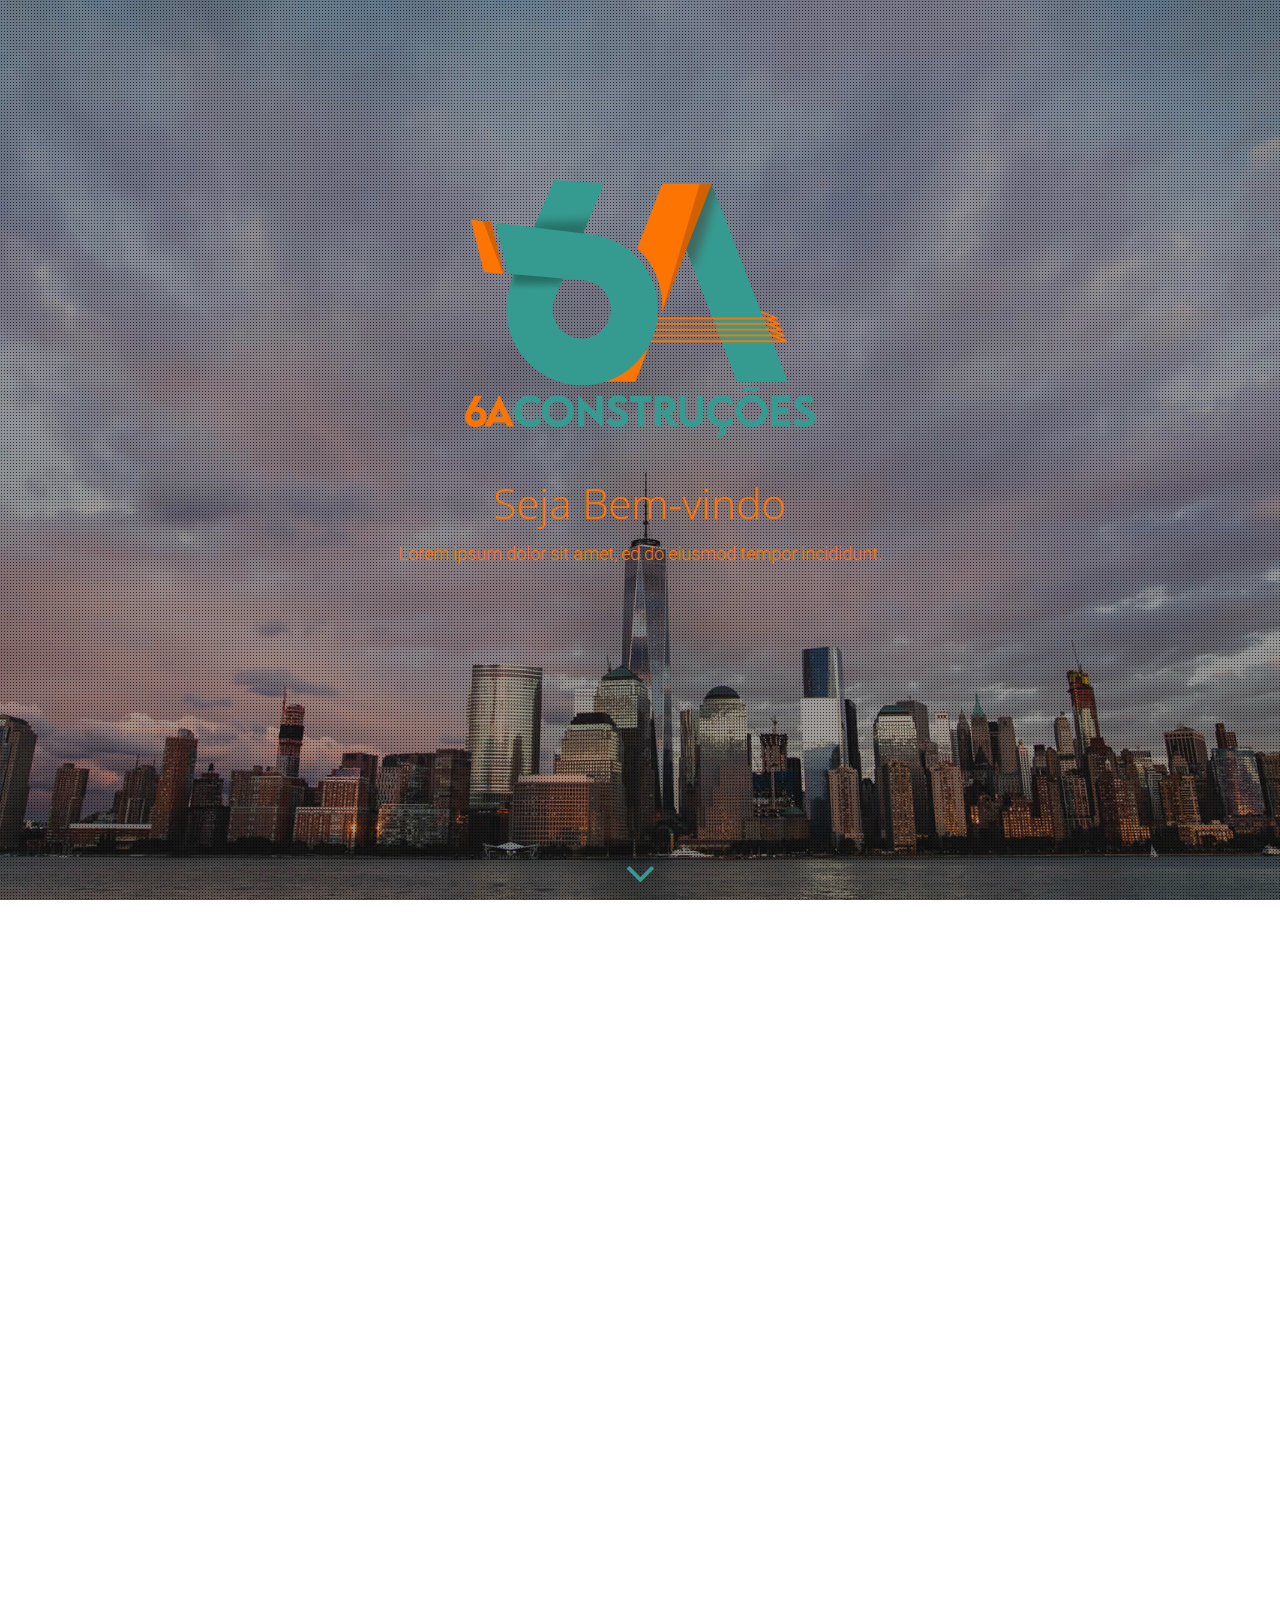
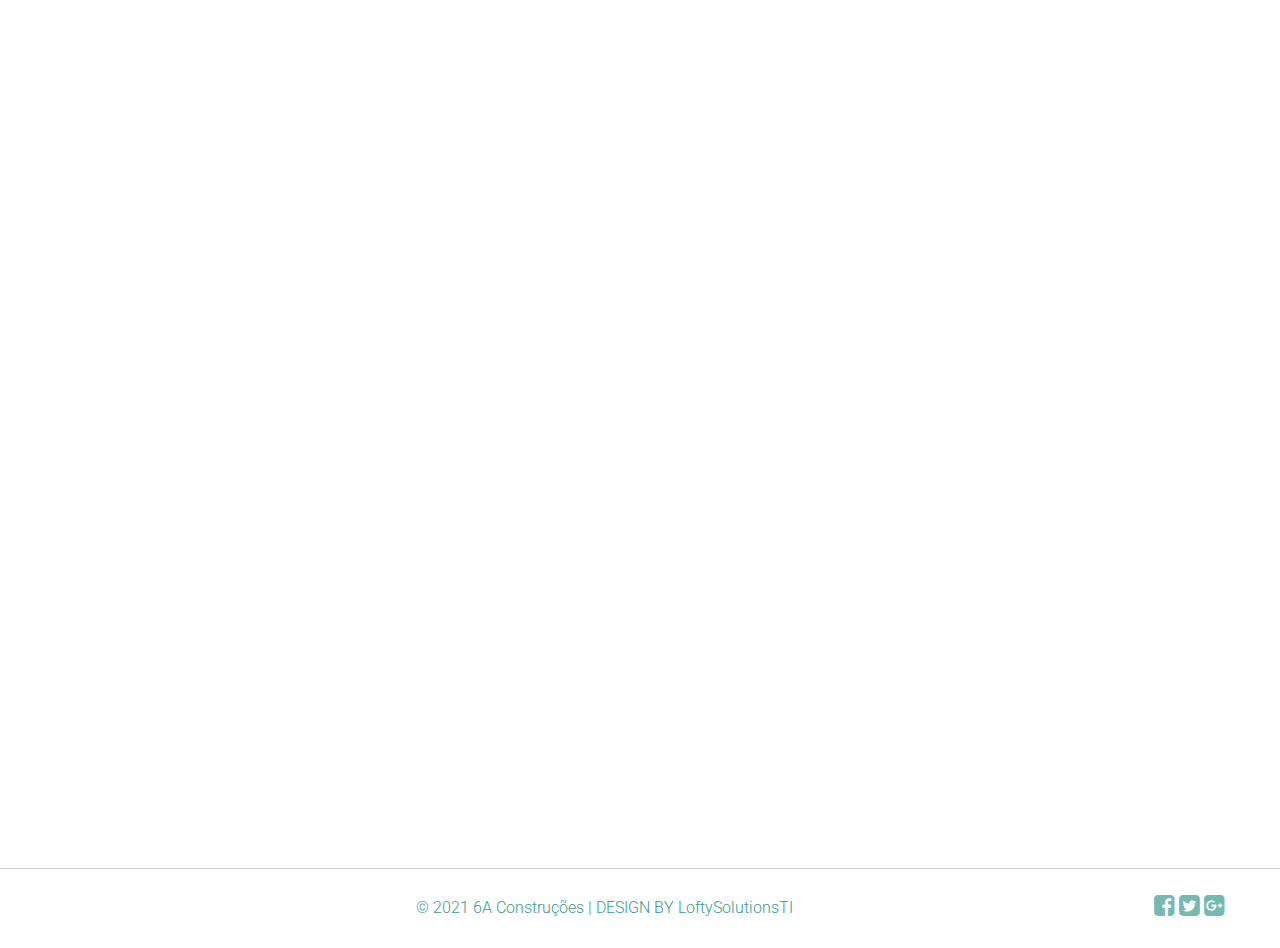
<file: index.html>
<!DOCTYPE html>
<html lang="en">
	<head>
		<meta charset="utf-8">
		<meta http-equiv="X-UA-Compatible" content="IE=edge">
		<meta name="viewport" content="width=device-width, initial-scale=1">
		<title>6A Construções</title>

		
		<!-- WEB FONTS -->
		<link href='http://fonts.googleapis.com/css?family=Roboto:100,300,100italic,400,300italic' rel='stylesheet' type='text/css'>
		<link href='http://fonts.googleapis.com/css?family=Open+Sans:400,300' rel='stylesheet' type='text/css'>
		
		<!-- BOOTSTRAP -->
		<link href="css/bootstrap.min.css" rel="stylesheet">
		<!-- FONT AWESOME -->
		<link rel="stylesheet" href="css/font-awesome.min.css">
		<!-- CUSTOM STYLING -->
		<link href="css/styles.css" rel="stylesheet">
		<!-- PRELOADER -->	
		<link href="css/loader.css" rel="stylesheet">
			
	</head>
	
	<body>
		<!-- PRELOADER
		<div id="loader-wrapper">
			<div id="loader"><div class="sk-spinner sk-spinner-cube-grid"><div class="sk-cube"></div><div class="sk-cube"></div><div class="sk-cube"></div><div class="sk-cube"></div><div class="sk-cube"></div><div class="sk-cube"></div><div class="sk-cube"></div><div class="sk-cube"></div><div class="sk-cube"></div></div></div>
		</div>	-->
		
		<!-- HEADER -->
		<section id="header">
			<div class="container">
				<div class="row text-center">
					<div class="col-md-8">
						<img class="logo" src="images/logo.png" />
						<h1 class="header-text">Seja Bem-vindo</h1>
						<h5 class="header-text">Lorem ipsum dolor sit amet, ed do eiusmod tempor incididunt.</h5>
						<div id="countdown" class="header-arrow"></div>
					</div>
				</div>
			</div>
			<div class="animation">
			<a class="arrow-down-animation" data-scroll href="#about"><i class="fa fa-angle-down"></i></a>
			</div>
		</section>
		<!-- HEADER ENDS -->
		
		<!-- ABOUT -->
		<section id="about">
			<div class="container">
				<div class="row text-center">
					<!-- Section 1 -->
					<div data-sr="enter top over 1s, wait 0.3s, move 24px, reset" class="col-md-4">
						<i class="fa fa-laptop"></i>
						<h3>Responsive Design</h3>
						<div class="colored-line-small-center"></div>
						<p>Lorem ipsum dolor sit amet, ed do eiusmod tempor incididunt ut labore et dolore magna.</p>
					</div>
					<!-- Section 2 -->
					<div data-sr="enter bottom over 1s, wait 0.3s, move 24px, reset" class="col-md-4 middle">
						<i class="fa fa-lightbulb-o"></i>
						<h3>Creative Design</h3>
						<div class="colored-line-small-center"></div>						
						<p>Lorem ipsum dolor sit amet, ed do eiusmod tempor incididunt ut labore et dolore magna.</p>						
					</div>
					<!-- Section 3 -->
					<div data-sr="enter top over 1s, wait 0.3s, move 24px, reset" class="col-md-4">
						<i class="fa fa-newspaper-o"></i>
						<h3>Mailchimp Ready</h3>
						<div class="colored-line-small-center"></div>
						<p>Lorem ipsum dolor sit amet, ed do eiusmod tempor incididunt ut labore et dolore magna.</p>						
					</div>
				</div>
			</div>			
		</section>
		<!-- ABOUT ENDS -->
	
		<!-- SUBSCRIBE -->
		<section id="subscribe">
			<div class="container">
				<i data-sr="ease-in over 1s, reset" class="fa fa-envelope icontop"></i>
				<div class="row text-center">
					<div class="col-md-8 col-md-offset-2">
						<h2 data-sr="enter top over 1s, wait 0.3s, move 24px, reset">Cadastre seu E-mail para receber novidades!</h2>
						<!-- MAILCHIMP FORM -->
						<form id="mc_form" role="form">
							<input data-sr="enter top over 1s, wait 0.3s, move 24px, reset" type="email" class="form-control" id="mc-email" name="mc-email" placeholder="Seu Email" />
							<button data-sr="enter bottom over 1s, wait 0.3s, move 24px, reset" type="submit" class="button-leweb">Enviar</button>
							<label for="mc-email" class="mc-email"></label>
						</form>
						<!-- MAILCHIMP FORM ENDS -->
					</div>
				</div>
			</div>	
		</section>
		<!-- SUBSCRIBE ENDS -->
	
		<!-- CONTACT US -->
		<section id="contact">
			<div class="container">
				<div class="row text-center">
					<div class="col-md-8 col-md-offset-2">
						<!-- CONTACT FORM -->
						<form method="post" action="">
							<p data-sr="enter top over 1s, wait 0.3s, move 24px, reset" class="contact-info text-center">Get in Contact. Fill up the form below. All fields are required.</p>
							<div data-sr="enter left over 1s, wait 0.3s, move 24px, reset" class="form-group col-md-6">
								<input type="text" class="form-control" id="name" name="name" placeholder="Seu Nome" />
							</div>
							<div data-sr="enter right over 1s, wait 0.3s, move 24px, reset" class="form-group col-md-6">
								<input type="email" class="form-control" id="email" name="email" placeholder="Seu Email" />
							</div>
							<div data-sr="enter bottom over 1s, wait 0.3s, move 24px, reset" class="form-group col-md-12">
								<input type="text" class="form-control" id="phone" name="phone" placeholder="Celular" />
							</div>
							<div data-sr="enter bottom over 1s, wait 0.3s, move 24px, reset" class="form-group col-md-12">
								<textarea cols="60" rows="3" id="comment" name="comment" class="form-control" placeholder="Escreva seu comentario aqui..."></textarea>
							</div>
							<div data-sr="enter bottom over 1s, wait 0.3s, move 24px, reset" class="form-group col-sm-12 ">
								<button type="submit" class="button-leweb">Enviar Mensagem</button>
							</div>
						</form>
									
						<!-- AFTER SENDING MESSAGE -->
						<div id="success" class="col-md-12 col-sm-12 text-center">
							<i class="fa fa-check-circle"></i>
							<strong>Mensagem Enviada com Sucesso!</strong>
							<p>Obrigado por nos contatar. Nós iremos responder assim que possivel!</p>
						</div>									
						<!-- CONTACT FORM ENDS -->	
					</div>				
				</div>
			</div>
		</section>
		<!-- CONTACT ENDS -->
	
		<!-- FOOTER -->
		<footer id="footer">
			<div class="container">
				<div class="row text-center">	
					<p>
						&copy; 2021 6A Construções | DESIGN BY LoftySolutionsTI</a>
						<span class="social">
							<a href="#"><i class="fa fa-facebook-square"></i></a>
							<a href="#"><i class="fa fa-twitter-square"></i></a> 
							<a href="#"><i class="fa fa-google-plus-square"></i></a>
						</span>
					</p>
				</div>
			</div>		
		</footer>
		<!-- FOOTER ENDS -->	

	
		<!-- jQuery (necessary for Bootstrap's JavaScript plugins) -->
		<script src="https://ajax.googleapis.com/ajax/libs/jquery/1.11.2/jquery.min.js"></script>
		<!-- Include all compiled plugins (below), or include individual files as needed -->
		<script src="js/bootstrap.min.js"></script>
		<!-- SMOOTH SCROLL -->
		<script src="js/smooth-scroll.min.js"></script>
		<!-- PARALLAX IMG -->
		<script src="js/jquery.parallax-1.1.3.js"></script>
		<!-- SCROLL REVEAL -->
		<script src="js/scrollReveal.min.js"></script>
		<!-- FUNCTIONS -->
		<script src="js/functions.js"></script>
	</body>
</html>
</file>
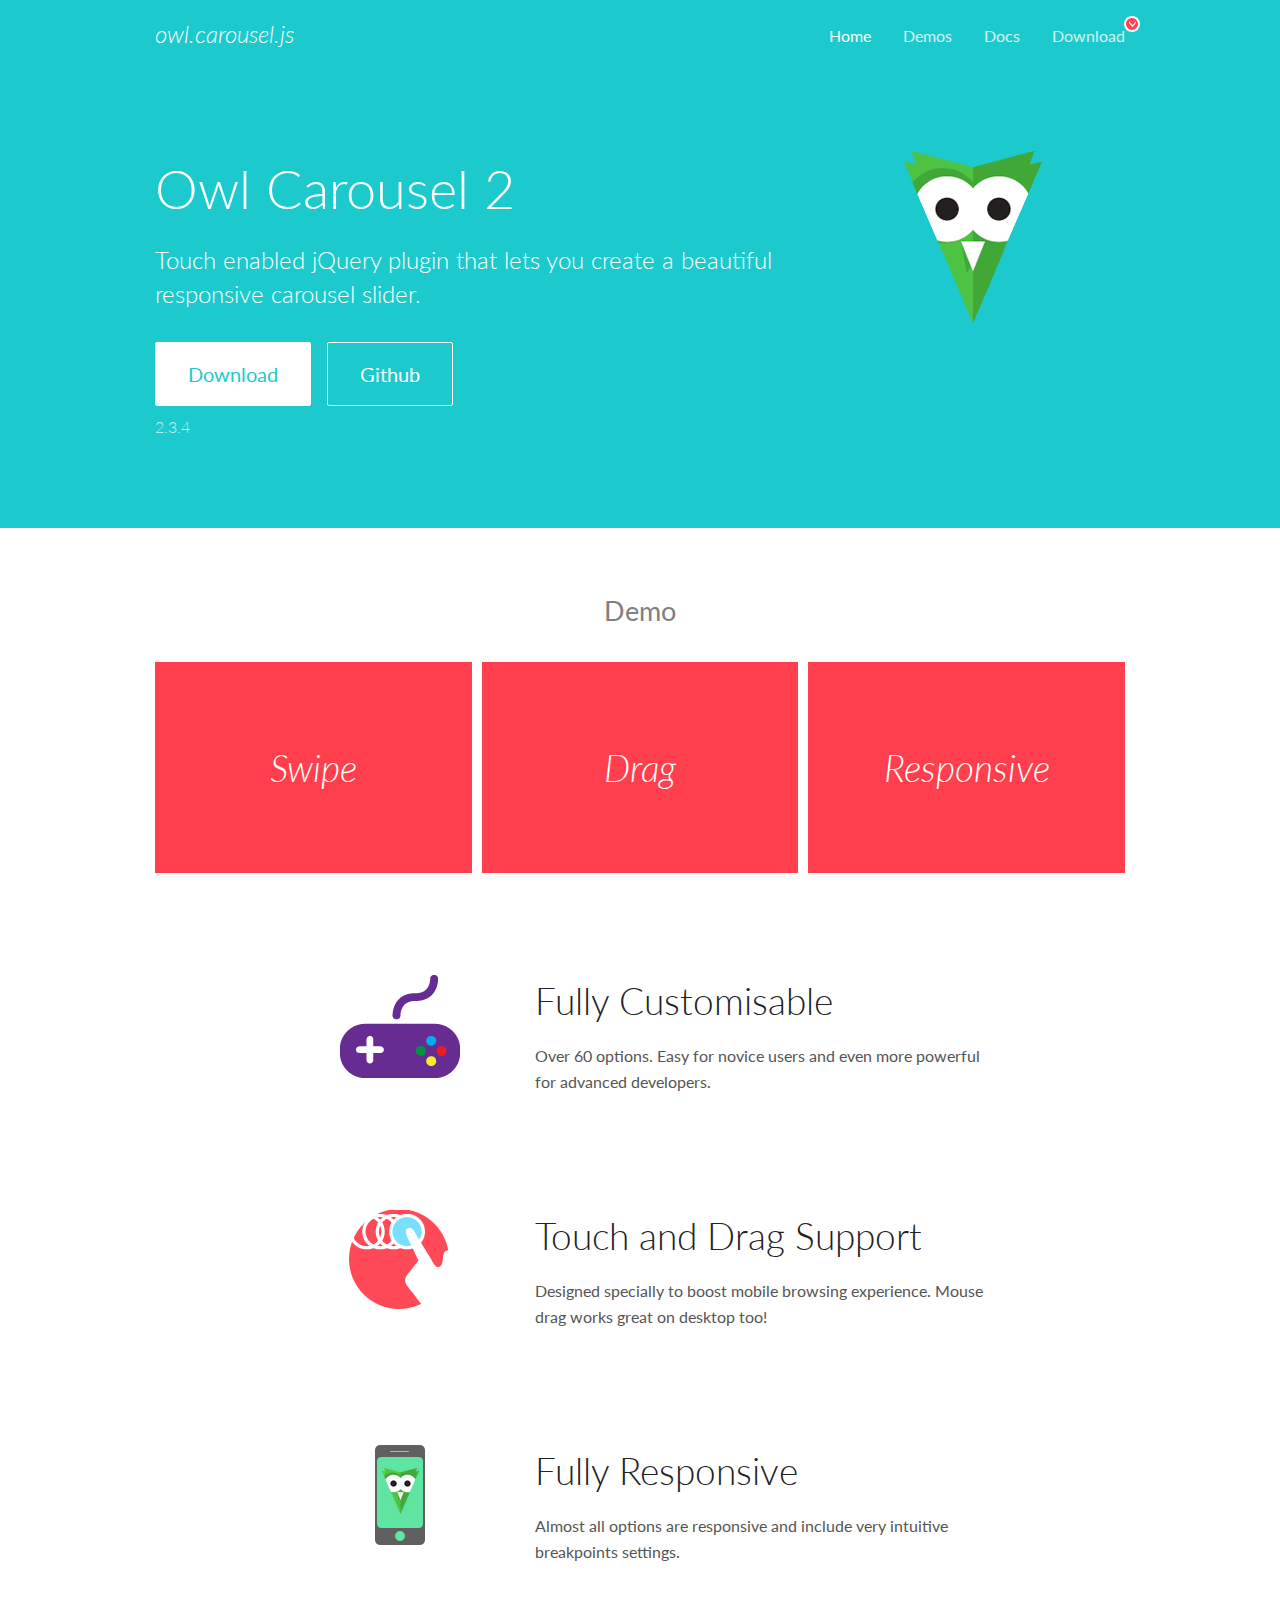
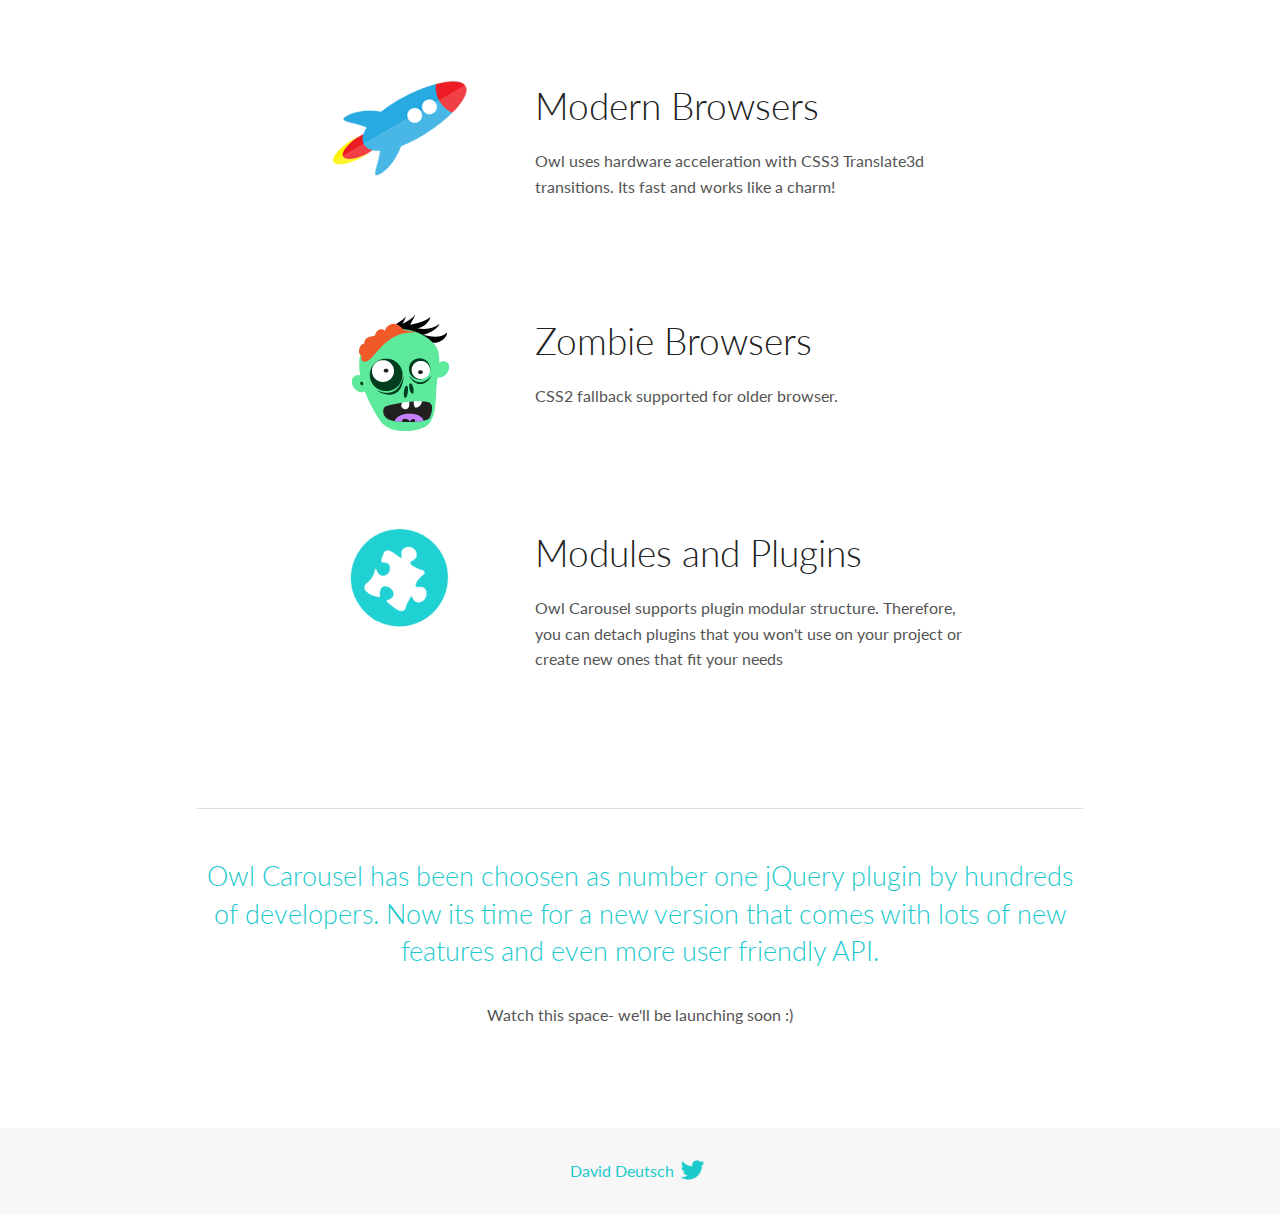
<file: lib/OwlCarousel/docs/index.html>
<!DOCTYPE html>
<html lang="en">
  <head>

    <!-- head -->
    <meta charset="utf-8">
    <meta name="msapplication-tap-highlight" content="no" />
    <meta name="viewport" content="width=device-width, initial-scale=1.0" />
    <meta name="description" content="Touch enabled jQuery plugin that lets you create beautiful responsive carousel slider.">
    <meta name="author" content="David Deutsch">
    <title>
      Home | Owl Carousel | 2.3.4
    </title>

    <!-- Stylesheets -->
    <link href='https://fonts.googleapis.com/css?family=Lato:300,400,700,400italic,300italic' rel='stylesheet' type='text/css'>
    <link rel="stylesheet" href="assets/css/docs.theme.min.css">

    <!-- Owl Stylesheets -->
    <link rel="stylesheet" href="assets/owlcarousel/assets/owl.carousel.min.css">
    <link rel="stylesheet" href="assets/owlcarousel/assets/owl.theme.default.min.css">

    <!-- HTML5 shim and Respond.js IE8 support of HTML5 elements and media queries -->

    <!--[if lt IE 9]>
      <script src="https://oss.maxcdn.com/libs/html5shiv/3.7.0/html5shiv.js"></script>
      <script src="https://oss.maxcdn.com/libs/respond.js/1.3.0/respond.min.js"></script>
    <![endif]-->

    <!-- Favicons -->
    <link rel="apple-touch-icon-precomposed" sizes="144x144" href="assets/ico/apple-touch-icon-144-precomposed.png">
    <link rel="shortcut icon" href="assets/ico/favicon.png">
    <link rel="shortcut icon" href="favicon.ico">

    <!-- Yeah i know js should not be in header. Its required for demos.-->

    <!-- javascript -->
    <script src="assets/vendors/jquery.min.js"></script>
    <script src="assets/owlcarousel/owl.carousel.js"></script>
  </head>
  <body>

    <!-- header -->
    <header class="header">
      <div class="row">
        <div class="large-12 columns">
          <div class="brand left">
            <h3>
              <a href="/OwlCarousel2/">owl.carousel.js</a> 
            </h3>
          </div>
          <a id="toggle-nav" class="right">
            <span></span> <span></span> <span></span> 
          </a> 
          <div class="nav-bar">
            <ul class="clearfix">
              <li class="active">
                <a href="/OwlCarousel2/index.html">Home</a> 
              </li>
              <li> <a href="/OwlCarousel2/demos/demos.html">Demos</a>  </li>
              <li> <a href="/OwlCarousel2/docs/started-welcome.html">Docs</a>  </li>
              <li>
                <a href="https://github.com/OwlCarousel2/OwlCarousel2/archive/2.3.4.zip">Download</a> 
                <span class="download"></span> 
              </li>
            </ul>
          </div>
        </div>
      </div>
    </header>

    <!-- home panel -->
    <section id="hero">
      <div class="row">
        <div class="large-8 medium-8 columns">
          <h1>Owl Carousel 2</h1>
          <h4>Touch enabled jQuery plugin that lets you create a beautiful responsive carousel slider.</h4>
          <a href="https://github.com/OwlCarousel2/OwlCarousel2/archive/2.3.4.zip" class="hero-button">Download</a> 
          <a href="https://github.com/OwlCarousel2/OwlCarousel2" class="hero-button outline">Github</a> 
          <p>2.3.4</p>
        </div>
        <div class="large-4 medium-4 columns">
          <img class="owl-logo" src="assets/img/owl-logo.png" alt="mr. Owl">
        </div>
      </div>
    </section>

    <!-- body -->
    <div class="home-demo">
      <div class="row">
        <div class="large-12 columns">
          <h3>Demo</h3>
          <div class="owl-carousel">
            <div class="item">
              <h2>Swipe</h2>
            </div>
            <div class="item">
              <h2>Drag</h2>
            </div>
            <div class="item">
              <h2>Responsive</h2>
            </div>
            <div class="item">
              <h2>CSS3</h2>
            </div>
            <div class="item">
              <h2>Fast</h2>
            </div>
            <div class="item">
              <h2>Easy</h2>
            </div>
            <div class="item">
              <h2>Free</h2>
            </div>
            <div class="item">
              <h2>Upgradable</h2>
            </div>
            <div class="item">
              <h2>Tons of options</h2>
            </div>
            <div class="item">
              <h2>Infinity</h2>
            </div>
            <div class="item">
              <h2>Auto Width</h2>
            </div>
          </div>
        </div>
      </div>
    </div>
    <script>
      var owl = $('.owl-carousel');
      owl.owlCarousel({
        margin: 10,
        loop: true,
        responsive: {
          0: {
            items: 1
          },
          600: {
            items: 2
          },
          1000: {
            items: 3
          }
        }
      })
    </script>

    <!-- features -->
    <div id="features">
      <div class="row">
        <div class="small-12 medium-9 small-centered columns">
          <section class="row feature">
            <div class="medium-4 small-12 columns">
              <img src="assets/img/feature-options.png" alt="">
            </div>
            <div class="medium-8 small-12 columns">
              <h2>Fully Customisable</h2>
              <p>Over 60 options. Easy for novice users and even more powerful for advanced developers.</p>
            </div>
          </section>
          <section class="row feature">
            <div class="medium-4 small-12 columns">
              <img src="assets/img/feature-drag.png" alt="">
            </div>
            <div class="medium-8 small-12 columns">
              <h2>Touch and Drag Support</h2>
              <p>Designed specially to boost mobile browsing experience. Mouse drag works great on desktop too!</p>
            </div>
          </section>
          <section class="row feature">
            <div class="medium-4 small-12 columns">
              <img src="assets/img/feature-responsive.png" alt="">
            </div>
            <div class="medium-8 small-12 columns">
              <h2>Fully Responsive</h2>
              <p>Almost all options are responsive and include very intuitive breakpoints settings.</p>
            </div>
          </section>
          <section class="row feature">
            <div class="medium-4 small-12 columns">
              <img src="assets/img/feature-modern.png" alt="">
            </div>
            <div class="medium-8 small-12 columns">
              <h2>Modern Browsers</h2>
              <p>Owl uses hardware acceleration with CSS3 Translate3d transitions. Its fast and works like a charm! </p>
            </div>
          </section>
          <section class="row feature">
            <div class="medium-4 small-12 columns">
              <img src="assets/img/feature-zombie.png" alt="">
            </div>
            <div class="medium-8 small-12 columns">
              <h2>Zombie Browsers</h2>
              <p>CSS2 fallback supported for older browser.</p>
            </div>
          </section>
          <section class="row feature">
            <div class="medium-4 small-12 columns">
              <img src="assets/img/feature-module.png" alt="">
            </div>
            <div class="medium-8 small-12 columns">
              <h2>Modules and Plugins</h2>
              <p>Owl Carousel supports plugin modular structure. Therefore, you can detach plugins that you won&#x27;t use on your project or create new ones that fit your needs</p>
            </div>
          </section>
        </div>
      </div>
    </div>

    <!-- footer -->
    <section id="teaser-text">
      <div class="row">
        <div class="small-12 medium-11 small-centered columns">
          <hr>
          <h3 id="owl-carousel-has-been-choosen-as-number-one-jquery-plugin-by-hundreds-of-developers-now-its-time-for-a-new-version-that-comes-with-lots-of-new-features-and-even-more-user-friendly-api-">Owl Carousel has been choosen as number one jQuery plugin by hundreds of developers. Now its time for a new version that comes with lots of new features and even more user friendly API.</h3>
          <p>Watch this space- we&#39;ll be launching soon :)</p>
        </div>
      </div>
    </section>

    <!-- footer -->
    <footer class="footer">
      <div class="row">
        <div class="large-12 columns">
          <h5>
            <a href="/OwlCarousel2/docs/support-contact.html">David Deutsch</a> 
            <a id="custom-tweet-button" href="https://twitter.com/share?url=https://github.com/OwlCarousel2/OwlCarousel2&text=Owl Carousel - This is so awesome! " target="_blank"></a> 
          </h5>
        </div>
      </div>
    </footer>

    <!-- vendors -->
    <script src="assets/vendors/highlight.js"></script>
    <script src="assets/js/app.js"></script>
  </body>
</html>
</file>
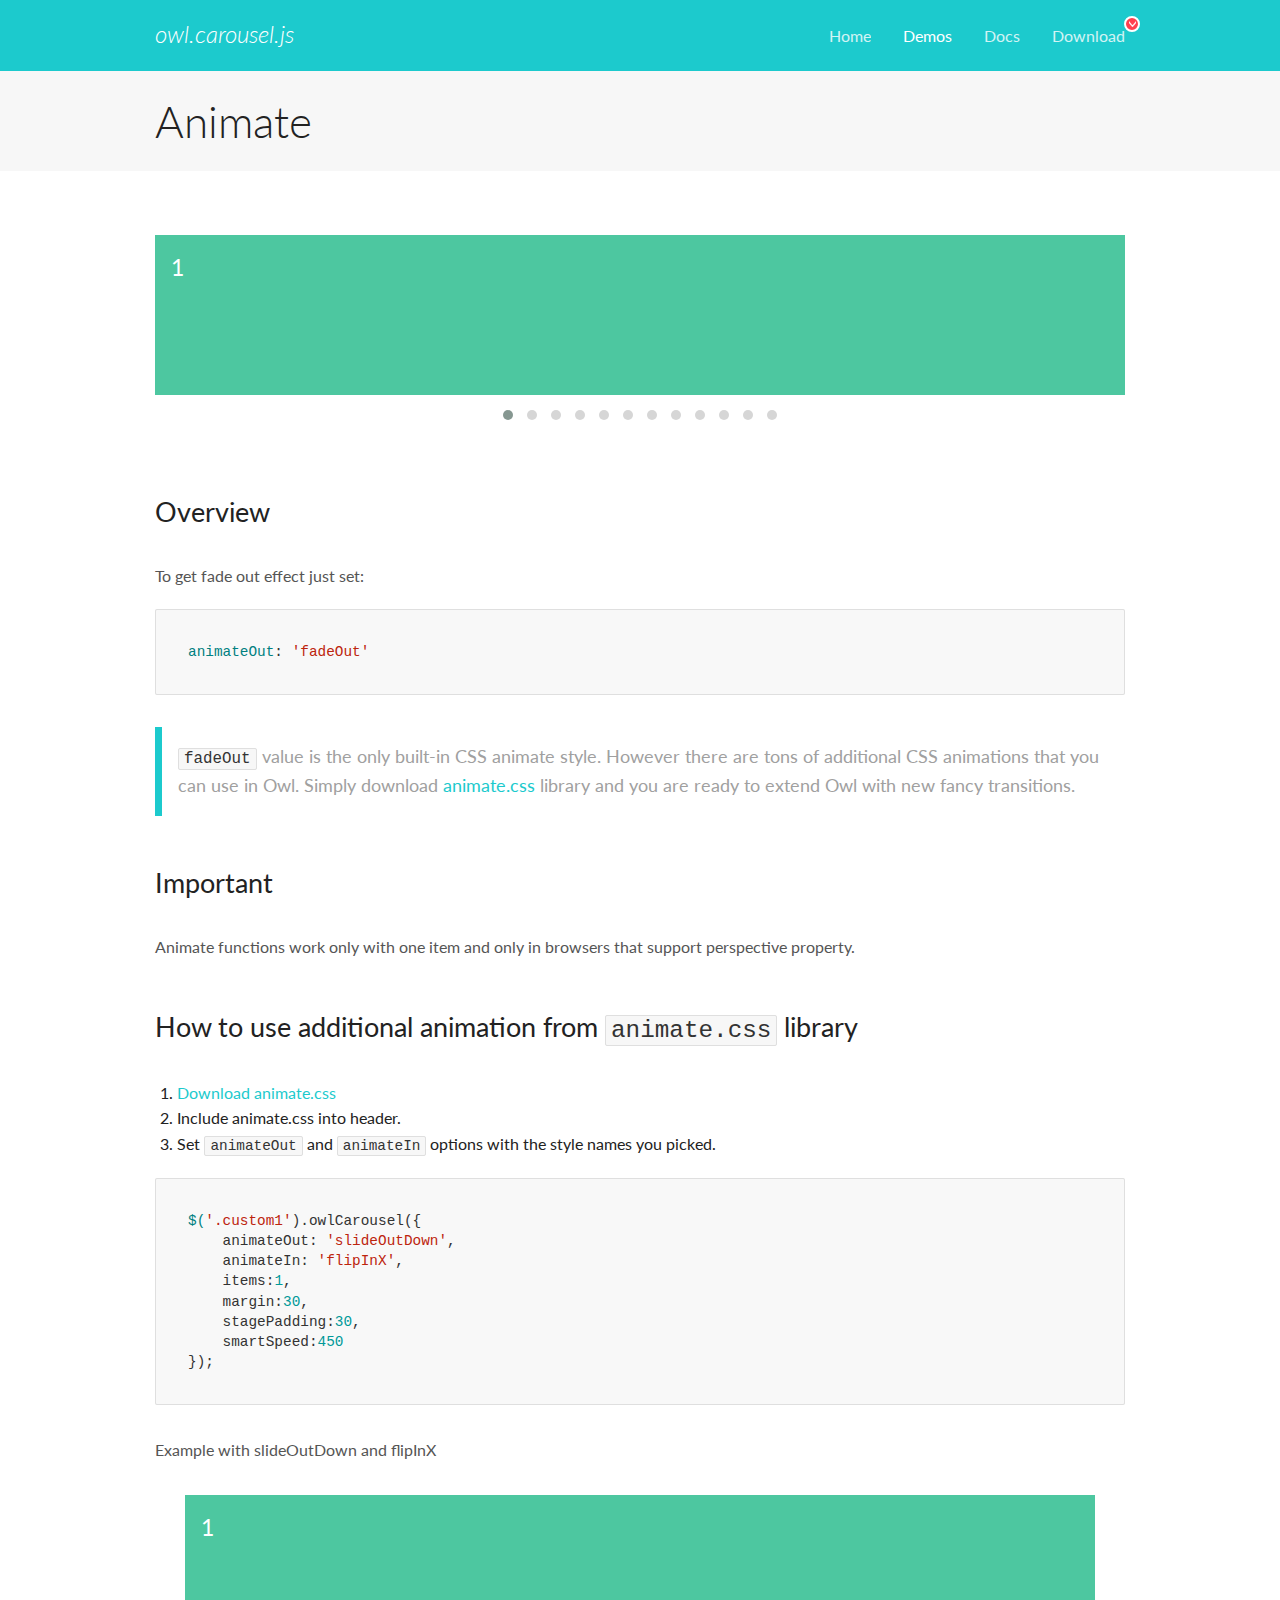
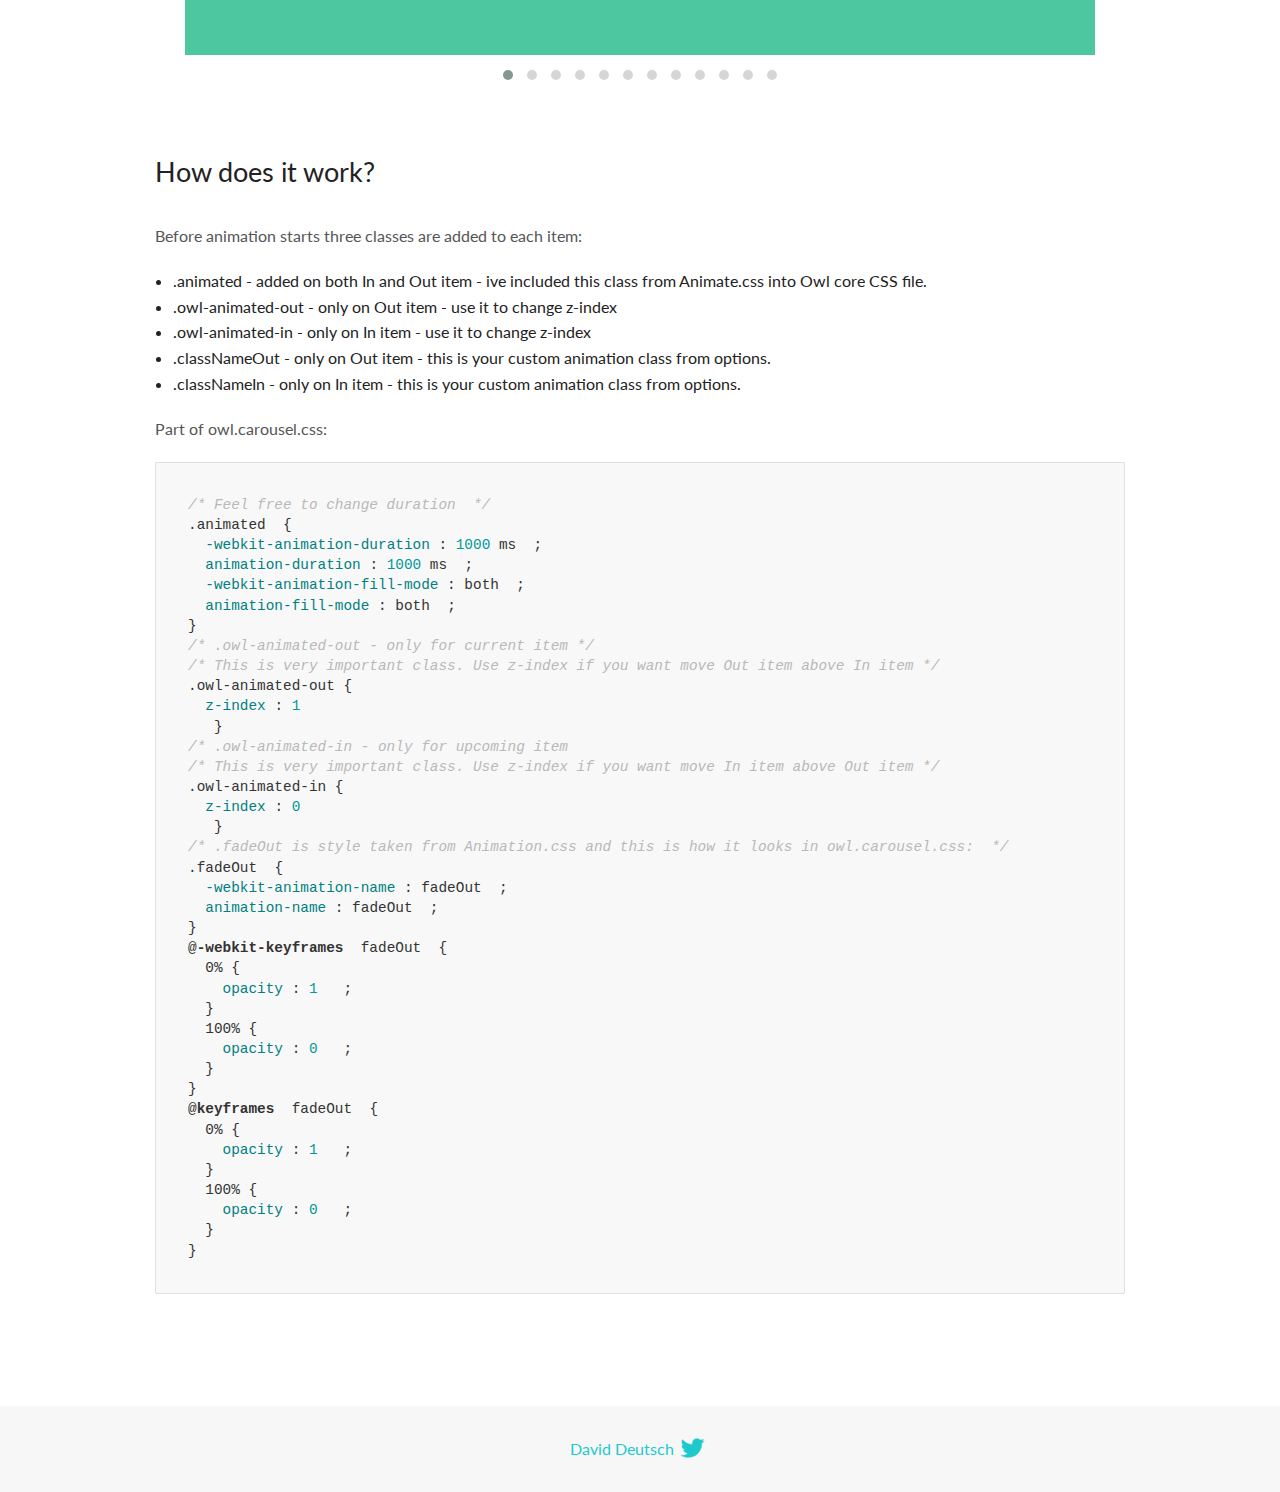
<file: lib/OwlCarousel/docs/demos/animate.html>
<!DOCTYPE html>
<html lang="en">
  <head>

    <!-- head -->
    <meta charset="utf-8">
    <meta name="msapplication-tap-highlight" content="no" />
    <meta name="viewport" content="width=device-width, initial-scale=1.0" />
    <meta name="description" content="Animate carousel">
    <meta name="author" content="David Deutsch">
    <title>
      Animate Demo | Owl Carousel | 2.3.4
    </title>

    <!-- Stylesheets -->
    <link href='https://fonts.googleapis.com/css?family=Lato:300,400,700,400italic,300italic' rel='stylesheet' type='text/css'>
    <link rel="stylesheet" href="../assets/css/docs.theme.min.css">

    <!-- Owl Stylesheets -->
    <link rel="stylesheet" href="../assets/owlcarousel/assets/owl.carousel.min.css">
    <link rel="stylesheet" href="../assets/owlcarousel/assets/owl.theme.default.min.css">

    <!-- HTML5 shim and Respond.js IE8 support of HTML5 elements and media queries -->

    <!--[if lt IE 9]>
      <script src="https://oss.maxcdn.com/libs/html5shiv/3.7.0/html5shiv.js"></script>
      <script src="https://oss.maxcdn.com/libs/respond.js/1.3.0/respond.min.js"></script>
    <![endif]-->

    <!-- Favicons -->
    <link rel="apple-touch-icon-precomposed" sizes="144x144" href="../assets/ico/apple-touch-icon-144-precomposed.png">
    <link rel="shortcut icon" href="../assets/ico/favicon.png">
    <link rel="shortcut icon" href="favicon.ico">

    <!-- Yeah i know js should not be in header. Its required for demos.-->

    <!-- javascript -->
    <script src="../assets/vendors/jquery.min.js"></script>
    <script src="../assets/owlcarousel/owl.carousel.js"></script>
  </head>
  <body>

    <!-- header -->
    <header class="header">
      <div class="row">
        <div class="large-12 columns">
          <div class="brand left">
            <h3>
              <a href="/OwlCarousel2/">owl.carousel.js</a> 
            </h3>
          </div>
          <a id="toggle-nav" class="right">
            <span></span> <span></span> <span></span> 
          </a> 
          <div class="nav-bar">
            <ul class="clearfix">
              <li> <a href="/OwlCarousel2/index.html">Home</a>  </li>
              <li class="active">
                <a href="/OwlCarousel2/demos/demos.html">Demos</a> 
              </li>
              <li> <a href="/OwlCarousel2/docs/started-welcome.html">Docs</a>  </li>
              <li>
                <a href="https://github.com/OwlCarousel2/OwlCarousel2/archive/2.3.4.zip">Download</a> 
                <span class="download"></span> 
              </li>
            </ul>
          </div>
        </div>
      </div>
    </header>

    <!-- title -->
    <section class="title">
      <div class="row">
        <div class="large-12 columns">
          <h1>Animate</h1>
        </div>
      </div>
    </section>

    <!--  Demos -->
    <section id="demos">
      <div class="row">
        <div class="large-12 columns">
          <div class="fadeOut owl-carousel owl-theme">
            <div class="item">
              <h4>1</h4>
            </div>
            <div class="item">
              <h4>2</h4>
            </div>
            <div class="item">
              <h4>3</h4>
            </div>
            <div class="item">
              <h4>4</h4>
            </div>
            <div class="item">
              <h4>5</h4>
            </div>
            <div class="item">
              <h4>6</h4>
            </div>
            <div class="item">
              <h4>7</h4>
            </div>
            <div class="item">
              <h4>8</h4>
            </div>
            <div class="item">
              <h4>9</h4>
            </div>
            <div class="item">
              <h4>10</h4>
            </div>
            <div class="item">
              <h4>11</h4>
            </div>
            <div class="item">
              <h4>12</h4>
            </div>
          </div>
          <h3 id="overview">Overview</h3>
          <p>To get fade out effect just set:</p>
          <pre><code>animateOut: &#39;fadeOut&#39;</code></pre>
          <blockquote>
            <p><code>fadeOut</code> value is the only built-in CSS animate style. However there are tons of additional CSS animations that you can use in Owl. Simply download
              <a href="https://daneden.github.io/animate.css/">animate.css</a>  library and you are ready to extend Owl with new fancy transitions.</p>
          </blockquote>
          <h3 id="important">Important</h3>
          <p>Animate functions work only with one item and only in browsers that support perspective property.</p>
          <h3 id="how-to-use-additional-animation-from-animate-css-library">How to use additional animation from <code>animate.css</code> library</h3>
          <ol>
            <li> <a href="https://daneden.github.io/animate.css/">Download animate.css</a>  </li>
            <li>Include animate.css into header.</li>
            <li>Set <code>animateOut</code> and <code>animateIn</code> options with the style names you picked.</li>
          </ol>
          <pre><code>$(&#39;.custom1&#39;).owlCarousel({
    animateOut: &#39;slideOutDown&#39;,
    animateIn: &#39;flipInX&#39;,
    items:1,
    margin:30,
    stagePadding:30,
    smartSpeed:450
});</code></pre>
          <p>Example with slideOutDown and flipInX</p>
          <div class="custom1 owl-carousel owl-theme">
            <div class="item">
              <h4>1</h4>
            </div>
            <div class="item">
              <h4>2</h4>
            </div>
            <div class="item">
              <h4>3</h4>
            </div>
            <div class="item">
              <h4>4</h4>
            </div>
            <div class="item">
              <h4>5</h4>
            </div>
            <div class="item">
              <h4>6</h4>
            </div>
            <div class="item">
              <h4>7</h4>
            </div>
            <div class="item">
              <h4>8</h4>
            </div>
            <div class="item">
              <h4>9</h4>
            </div>
            <div class="item">
              <h4>10</h4>
            </div>
            <div class="item">
              <h4>11</h4>
            </div>
            <div class="item">
              <h4>12</h4>
            </div>
          </div>
          <h3 id="how-does-it-work-">How does it work?</h3>
          <p>Before animation starts three classes are added to each item:</p>
          <ul>
            <li>.animated - added on both In and Out item - ive included this class from Animate.css into Owl core CSS file.</li>
            <li>.owl-animated-out - only on Out item - use it to change z-index</li>
            <li>.owl-animated-in - only on In item - use it to change z-index</li>
            <li>.classNameOut - only on Out item - this is your custom animation class from options.</li>
            <li>.classNameIn - only on In item - this is your custom animation class from options.</li>
          </ul>
          <p>Part of owl.carousel.css:</p>
          <pre><code class="language-css"><span class="comment">/* Feel free to change duration  */</span> 
<span class="class">.animated</span>  <span class="rules">{
  <span class="rule"><span class="attribute">-webkit-animation-duration</span> :<span class="value"> <span class="number">1000</span> ms</span> </span> ;
  <span class="rule"><span class="attribute">animation-duration</span> :<span class="value"> <span class="number">1000</span> ms</span> </span> ;
  <span class="rule"><span class="attribute">-webkit-animation-fill-mode</span> :<span class="value"> both</span> </span> ;
  <span class="rule"><span class="attribute">animation-fill-mode</span> :<span class="value"> both</span> </span> ;
<span class="rule">}</span> </span> 
<span class="comment">/* .owl-animated-out - only for current item */</span> 
<span class="comment">/* This is very important class. Use z-index if you want move Out item above In item */</span> 
<span class="class">.owl-animated-out</span> <span class="rules">{
  <span class="rule"><span class="attribute">z-index</span> :<span class="value"> <span class="number">1</span> 
</span> </span> </span> }
<span class="comment">/* .owl-animated-in - only for upcoming item
/* This is very important class. Use z-index if you want move In item above Out item */</span> 
<span class="class">.owl-animated-in</span> <span class="rules">{
  <span class="rule"><span class="attribute">z-index</span> :<span class="value"> <span class="number">0</span> 
</span> </span> </span> }
<span class="comment">/* .fadeOut is style taken from Animation.css and this is how it looks in owl.carousel.css:  */</span> 
<span class="class">.fadeOut</span>  <span class="rules">{
  <span class="rule"><span class="attribute">-webkit-animation-name</span> :<span class="value"> fadeOut</span> </span> ;
  <span class="rule"><span class="attribute">animation-name</span> :<span class="value"> fadeOut</span> </span> ;
<span class="rule">}</span> </span> 
<span class="at_rule">@<span class="keyword">-webkit-keyframes</span>  fadeOut </span> {
  0% <span class="rules">{
    <span class="rule"><span class="attribute">opacity</span> :<span class="value"> <span class="number">1</span> </span> </span> ;
  <span class="rule">}</span> </span> 
  100% <span class="rules">{
    <span class="rule"><span class="attribute">opacity</span> :<span class="value"> <span class="number">0</span> </span> </span> ;
  <span class="rule">}</span> </span> 
}
<span class="at_rule">@<span class="keyword">keyframes</span>  fadeOut </span> {
  0% <span class="rules">{
    <span class="rule"><span class="attribute">opacity</span> :<span class="value"> <span class="number">1</span> </span> </span> ;
  <span class="rule">}</span> </span> 
  100% <span class="rules">{
    <span class="rule"><span class="attribute">opacity</span> :<span class="value"> <span class="number">0</span> </span> </span> ;
  <span class="rule">}</span> </span> 
}</code></pre>
          <link rel="stylesheet" href="../assets/css/animate.css">
          <script>
            jQuery(document).ready(function($) {
              $('.fadeOut').owlCarousel({
                items: 1,
                animateOut: 'fadeOut',
                loop: true,
                margin: 10,
              });
              $('.custom1').owlCarousel({
                animateOut: 'slideOutDown',
                animateIn: 'flipInX',
                items: 1,
                margin: 30,
                stagePadding: 30,
                smartSpeed: 450
              });
            });
          </script>
        </div>
      </div>
    </section>

    <!-- footer -->
    <footer class="footer">
      <div class="row">
        <div class="large-12 columns">
          <h5>
            <a href="/OwlCarousel2/docs/support-contact.html">David Deutsch</a> 
            <a id="custom-tweet-button" href="https://twitter.com/share?url=https://github.com/OwlCarousel2/OwlCarousel2&text=Owl Carousel - This is so awesome! " target="_blank"></a> 
          </h5>
        </div>
      </div>
    </footer>

    <!-- vendors -->
    <script src="../assets/vendors/highlight.js"></script>
    <script src="../assets/js/app.js"></script>
  </body>
</html>
</file>
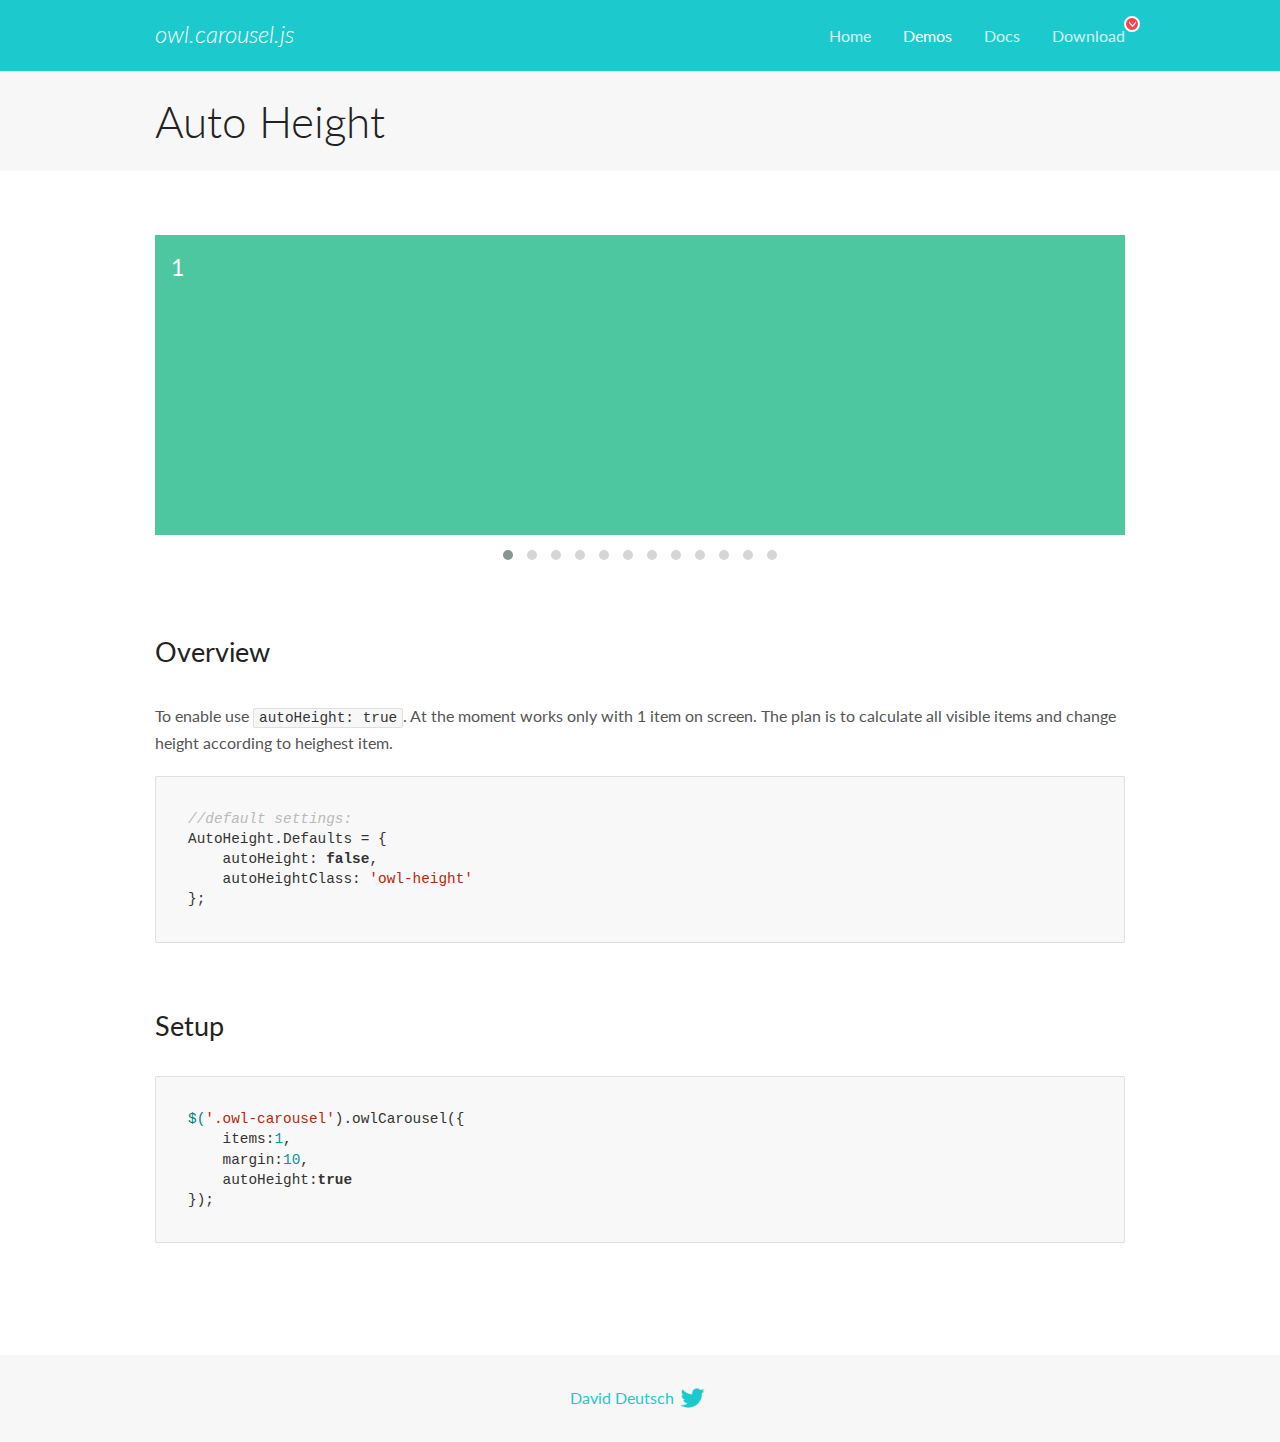
<file: lib/OwlCarousel/docs/demos/autoheight.html>
<!DOCTYPE html>
<html lang="en">
  <head>

    <!-- head -->
    <meta charset="utf-8">
    <meta name="msapplication-tap-highlight" content="no" />
    <meta name="viewport" content="width=device-width, initial-scale=1.0" />
    <meta name="description" content="autoHeight usage demo">
    <meta name="author" content="David Deutsch">
    <title>
      Auto Height Demo | Owl Carousel | 2.3.4
    </title>

    <!-- Stylesheets -->
    <link href='https://fonts.googleapis.com/css?family=Lato:300,400,700,400italic,300italic' rel='stylesheet' type='text/css'>
    <link rel="stylesheet" href="../assets/css/docs.theme.min.css">

    <!-- Owl Stylesheets -->
    <link rel="stylesheet" href="../assets/owlcarousel/assets/owl.carousel.min.css">
    <link rel="stylesheet" href="../assets/owlcarousel/assets/owl.theme.default.min.css">

    <!-- HTML5 shim and Respond.js IE8 support of HTML5 elements and media queries -->

    <!--[if lt IE 9]>
      <script src="https://oss.maxcdn.com/libs/html5shiv/3.7.0/html5shiv.js"></script>
      <script src="https://oss.maxcdn.com/libs/respond.js/1.3.0/respond.min.js"></script>
    <![endif]-->

    <!-- Favicons -->
    <link rel="apple-touch-icon-precomposed" sizes="144x144" href="../assets/ico/apple-touch-icon-144-precomposed.png">
    <link rel="shortcut icon" href="../assets/ico/favicon.png">
    <link rel="shortcut icon" href="favicon.ico">

    <!-- Yeah i know js should not be in header. Its required for demos.-->

    <!-- javascript -->
    <script src="../assets/vendors/jquery.min.js"></script>
    <script src="../assets/owlcarousel/owl.carousel.js"></script>
  </head>
  <body>

    <!-- header -->
    <header class="header">
      <div class="row">
        <div class="large-12 columns">
          <div class="brand left">
            <h3>
              <a href="/OwlCarousel2/">owl.carousel.js</a> 
            </h3>
          </div>
          <a id="toggle-nav" class="right">
            <span></span> <span></span> <span></span> 
          </a> 
          <div class="nav-bar">
            <ul class="clearfix">
              <li> <a href="/OwlCarousel2/index.html">Home</a>  </li>
              <li class="active">
                <a href="/OwlCarousel2/demos/demos.html">Demos</a> 
              </li>
              <li> <a href="/OwlCarousel2/docs/started-welcome.html">Docs</a>  </li>
              <li>
                <a href="https://github.com/OwlCarousel2/OwlCarousel2/archive/2.3.4.zip">Download</a> 
                <span class="download"></span> 
              </li>
            </ul>
          </div>
        </div>
      </div>
    </header>

    <!-- title -->
    <section class="title">
      <div class="row">
        <div class="large-12 columns">
          <h1>Auto Height</h1>
        </div>
      </div>
    </section>

    <!--  Demos -->
    <section id="demos">
      <div class="row">
        <div class="large-12 columns">
          <div class="owl-carousel owl-theme">
            <div class="item" style="height:300px">
              <h4>1</h4>
            </div>
            <div class="item" style="height:100px">
              <h4>2</h4>
            </div>
            <div class="item" style="height:500px">
              <h4>3</h4>
            </div>
            <div class="item" style="height:250px">
              <h4>4</h4>
            </div>
            <div class="item" style="height:400px">
              <h4>5</h4>
            </div>
            <div class="item" style="height:500px">
              <h4>6</h4>
            </div>
            <div class="item" style="height:600px">
              <h4>7</h4>
            </div>
            <div class="item" style="height:400px">
              <h4>8</h4>
            </div>
            <div class="item" style="height:300px">
              <h4>9</h4>
            </div>
            <div class="item" style="height:350px">
              <h4>10</h4>
            </div>
            <div class="item" style="height:200px">
              <h4>11</h4>
            </div>
            <div class="item" style="height:150px">
              <h4>12</h4>
            </div>
          </div>
          <h3 id="overview">Overview</h3>
          <p>To enable use <code>autoHeight: true</code>. At the moment works only with 1 item on screen. The plan is to calculate all visible items and change height according to heighest item.</p>
          <pre><code>//default settings:
AutoHeight.Defaults = {
    autoHeight: false,
    autoHeightClass: &#39;owl-height&#39;
};</code></pre>
          <h3 id="setup">Setup</h3>
          <pre><code>$(&#39;.owl-carousel&#39;).owlCarousel({
    items:1,
    margin:10,
    autoHeight:true
});</code></pre>
          <script>
            $(document).ready(function() {
              $('.owl-carousel').owlCarousel({
                items: 1,
                margin: 10,
                autoHeight: true
              });
            })
          </script>
        </div>
      </div>
    </section>

    <!-- footer -->
    <footer class="footer">
      <div class="row">
        <div class="large-12 columns">
          <h5>
            <a href="/OwlCarousel2/docs/support-contact.html">David Deutsch</a> 
            <a id="custom-tweet-button" href="https://twitter.com/share?url=https://github.com/OwlCarousel2/OwlCarousel2&text=Owl Carousel - This is so awesome! " target="_blank"></a> 
          </h5>
        </div>
      </div>
    </footer>

    <!-- vendors -->
    <script src="../assets/vendors/highlight.js"></script>
    <script src="../assets/js/app.js"></script>
  </body>
</html>
</file>
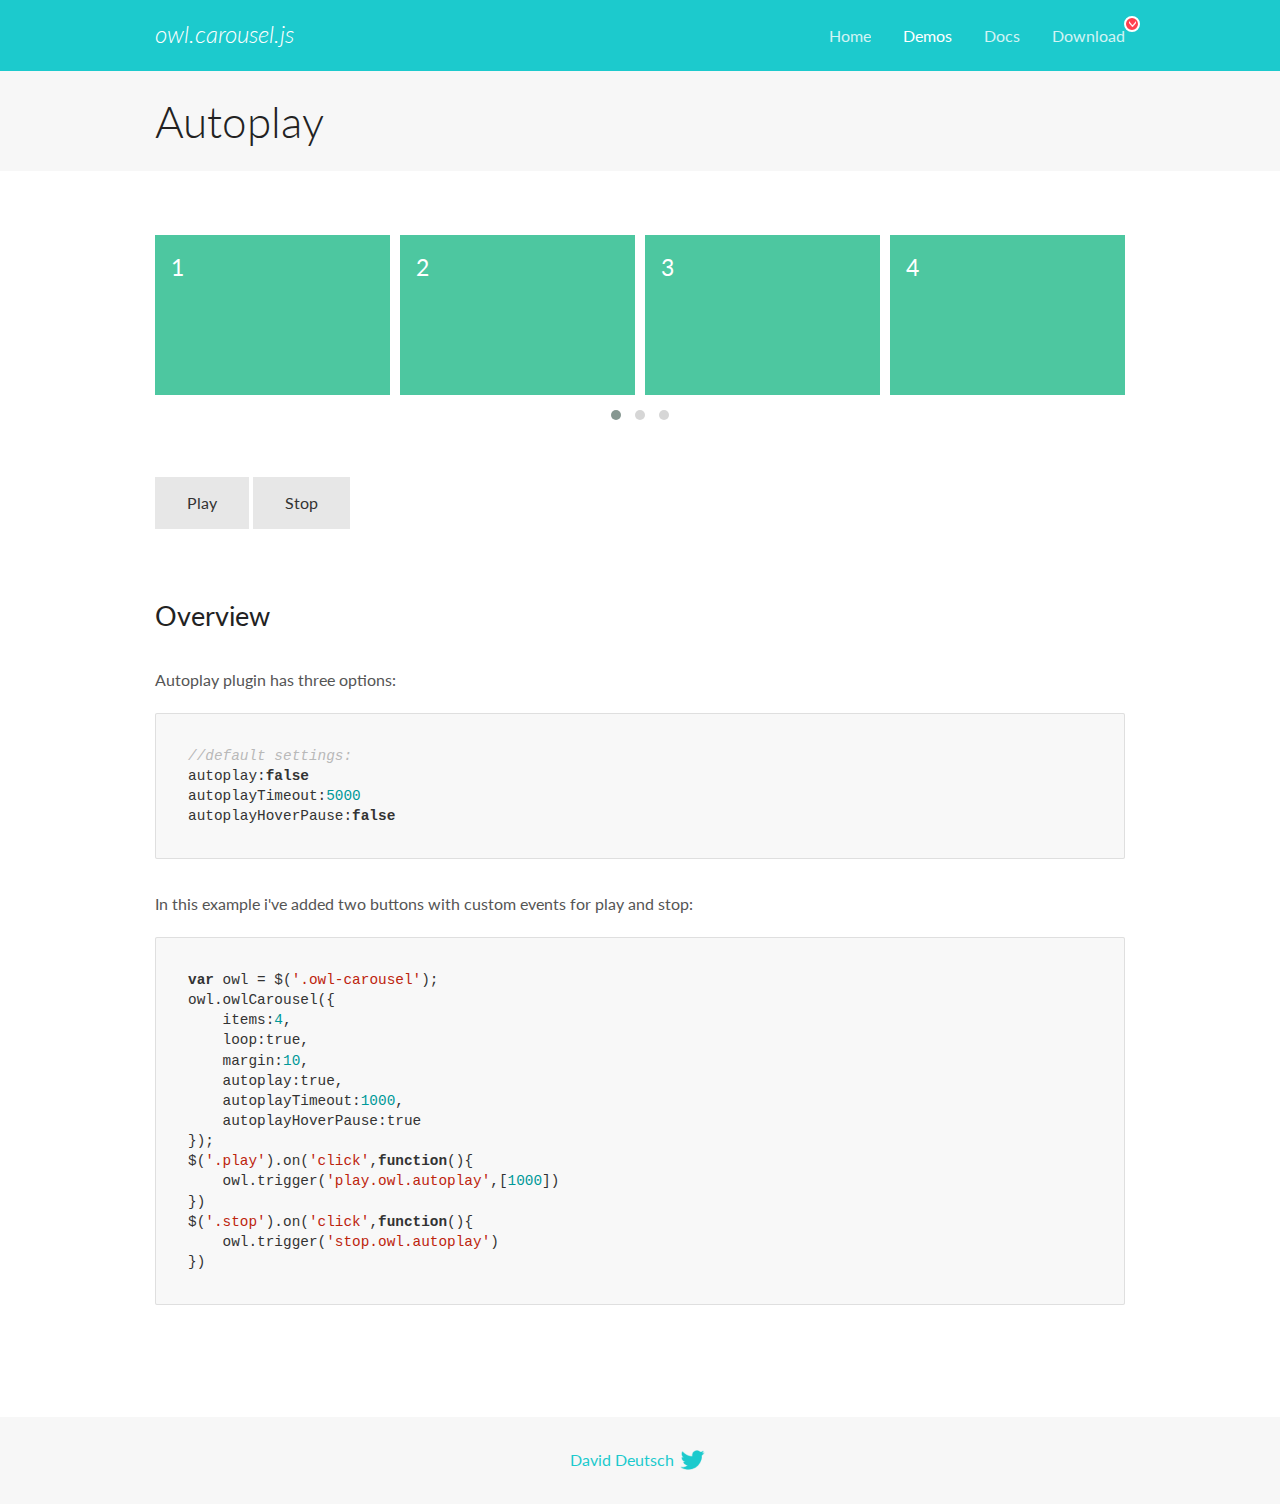
<file: lib/OwlCarousel/docs/demos/autoplay.html>
<!DOCTYPE html>
<html lang="en">
  <head>

    <!-- head -->
    <meta charset="utf-8">
    <meta name="msapplication-tap-highlight" content="no" />
    <meta name="viewport" content="width=device-width, initial-scale=1.0" />
    <meta name="description" content="Autoplay usage demo">
    <meta name="author" content="David Deutsch">
    <title>
      Autoplay Demo | Owl Carousel | 2.3.4
    </title>

    <!-- Stylesheets -->
    <link href='https://fonts.googleapis.com/css?family=Lato:300,400,700,400italic,300italic' rel='stylesheet' type='text/css'>
    <link rel="stylesheet" href="../assets/css/docs.theme.min.css">

    <!-- Owl Stylesheets -->
    <link rel="stylesheet" href="../assets/owlcarousel/assets/owl.carousel.min.css">
    <link rel="stylesheet" href="../assets/owlcarousel/assets/owl.theme.default.min.css">

    <!-- HTML5 shim and Respond.js IE8 support of HTML5 elements and media queries -->

    <!--[if lt IE 9]>
      <script src="https://oss.maxcdn.com/libs/html5shiv/3.7.0/html5shiv.js"></script>
      <script src="https://oss.maxcdn.com/libs/respond.js/1.3.0/respond.min.js"></script>
    <![endif]-->

    <!-- Favicons -->
    <link rel="apple-touch-icon-precomposed" sizes="144x144" href="../assets/ico/apple-touch-icon-144-precomposed.png">
    <link rel="shortcut icon" href="../assets/ico/favicon.png">
    <link rel="shortcut icon" href="favicon.ico">

    <!-- Yeah i know js should not be in header. Its required for demos.-->

    <!-- javascript -->
    <script src="../assets/vendors/jquery.min.js"></script>
    <script src="../assets/owlcarousel/owl.carousel.js"></script>
  </head>
  <body>

    <!-- header -->
    <header class="header">
      <div class="row">
        <div class="large-12 columns">
          <div class="brand left">
            <h3>
              <a href="/OwlCarousel2/">owl.carousel.js</a> 
            </h3>
          </div>
          <a id="toggle-nav" class="right">
            <span></span> <span></span> <span></span> 
          </a> 
          <div class="nav-bar">
            <ul class="clearfix">
              <li> <a href="/OwlCarousel2/index.html">Home</a>  </li>
              <li class="active">
                <a href="/OwlCarousel2/demos/demos.html">Demos</a> 
              </li>
              <li> <a href="/OwlCarousel2/docs/started-welcome.html">Docs</a>  </li>
              <li>
                <a href="https://github.com/OwlCarousel2/OwlCarousel2/archive/2.3.4.zip">Download</a> 
                <span class="download"></span> 
              </li>
            </ul>
          </div>
        </div>
      </div>
    </header>

    <!-- title -->
    <section class="title">
      <div class="row">
        <div class="large-12 columns">
          <h1>Autoplay</h1>
        </div>
      </div>
    </section>

    <!--  Demos -->
    <section id="demos">
      <div class="row">
        <div class="large-12 columns">
          <div class="owl-carousel owl-theme">
            <div class="item">
              <h4>1</h4>
            </div>
            <div class="item">
              <h4>2</h4>
            </div>
            <div class="item">
              <h4>3</h4>
            </div>
            <div class="item">
              <h4>4</h4>
            </div>
            <div class="item">
              <h4>5</h4>
            </div>
            <div class="item">
              <h4>6</h4>
            </div>
            <div class="item">
              <h4>7</h4>
            </div>
            <div class="item">
              <h4>8</h4>
            </div>
            <div class="item">
              <h4>9</h4>
            </div>
            <div class="item">
              <h4>10</h4>
            </div>
            <div class="item">
              <h4>11</h4>
            </div>
            <div class="item">
              <h4>12</h4>
            </div>
          </div>
          <a class="button secondary play">Play</a> 
          <a class="button secondary stop">Stop</a> 
          <h3 id="overview">Overview</h3>
          <p>Autoplay plugin has three options:</p>
          <pre><code>//default settings:
autoplay:false
autoplayTimeout:5000
autoplayHoverPause:false</code></pre>
          <p>In this example i&#39;ve added two buttons with custom events for play and stop:</p>
          <pre><code>var owl = $(&#39;.owl-carousel&#39;);
owl.owlCarousel({
    items:4,
    loop:true,
    margin:10,
    autoplay:true,
    autoplayTimeout:1000,
    autoplayHoverPause:true
});
$(&#39;.play&#39;).on(&#39;click&#39;,function(){
    owl.trigger(&#39;play.owl.autoplay&#39;,[1000])
})
$(&#39;.stop&#39;).on(&#39;click&#39;,function(){
    owl.trigger(&#39;stop.owl.autoplay&#39;)
})</code></pre>
          <script>
            $(document).ready(function() {
              var owl = $('.owl-carousel');
              owl.owlCarousel({
                items: 4,
                loop: true,
                margin: 10,
                autoplay: true,
                autoplayTimeout: 1000,
                autoplayHoverPause: true
              });
              $('.play').on('click', function() {
                owl.trigger('play.owl.autoplay', [1000])
              })
              $('.stop').on('click', function() {
                owl.trigger('stop.owl.autoplay')
              })
            })
          </script>
        </div>
      </div>
    </section>

    <!-- footer -->
    <footer class="footer">
      <div class="row">
        <div class="large-12 columns">
          <h5>
            <a href="/OwlCarousel2/docs/support-contact.html">David Deutsch</a> 
            <a id="custom-tweet-button" href="https://twitter.com/share?url=https://github.com/OwlCarousel2/OwlCarousel2&text=Owl Carousel - This is so awesome! " target="_blank"></a> 
          </h5>
        </div>
      </div>
    </footer>

    <!-- vendors -->
    <script src="../assets/vendors/highlight.js"></script>
    <script src="../assets/js/app.js"></script>
  </body>
</html>
</file>
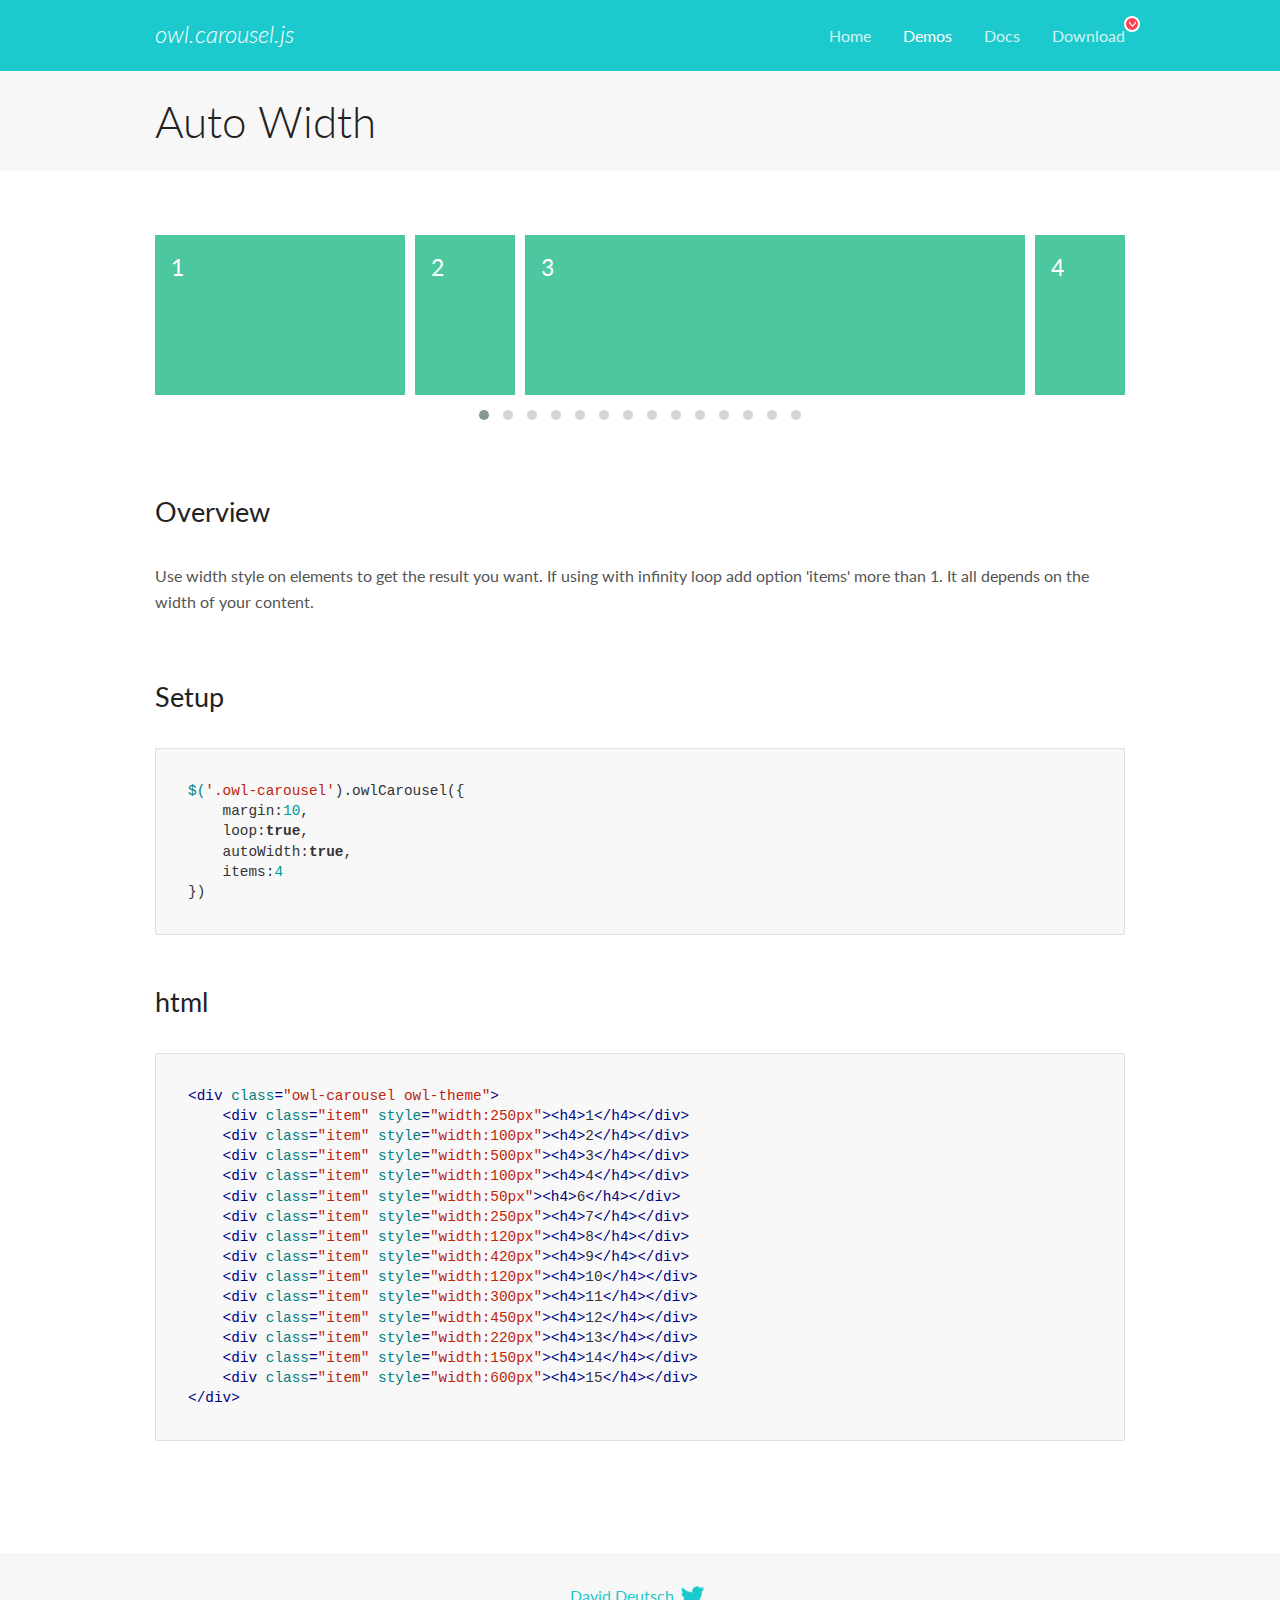
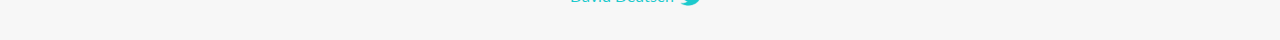
<file: lib/OwlCarousel/docs/demos/autowidth.html>
<!DOCTYPE html>
<html lang="en">
  <head>

    <!-- head -->
    <meta charset="utf-8">
    <meta name="msapplication-tap-highlight" content="no" />
    <meta name="viewport" content="width=device-width, initial-scale=1.0" />
    <meta name="description" content="Auto Width">
    <meta name="author" content="David Deutsch">
    <title>
      Auto Width Demo | Owl Carousel | 2.3.4
    </title>

    <!-- Stylesheets -->
    <link href='https://fonts.googleapis.com/css?family=Lato:300,400,700,400italic,300italic' rel='stylesheet' type='text/css'>
    <link rel="stylesheet" href="../assets/css/docs.theme.min.css">

    <!-- Owl Stylesheets -->
    <link rel="stylesheet" href="../assets/owlcarousel/assets/owl.carousel.min.css">
    <link rel="stylesheet" href="../assets/owlcarousel/assets/owl.theme.default.min.css">

    <!-- HTML5 shim and Respond.js IE8 support of HTML5 elements and media queries -->

    <!--[if lt IE 9]>
      <script src="https://oss.maxcdn.com/libs/html5shiv/3.7.0/html5shiv.js"></script>
      <script src="https://oss.maxcdn.com/libs/respond.js/1.3.0/respond.min.js"></script>
    <![endif]-->

    <!-- Favicons -->
    <link rel="apple-touch-icon-precomposed" sizes="144x144" href="../assets/ico/apple-touch-icon-144-precomposed.png">
    <link rel="shortcut icon" href="../assets/ico/favicon.png">
    <link rel="shortcut icon" href="favicon.ico">

    <!-- Yeah i know js should not be in header. Its required for demos.-->

    <!-- javascript -->
    <script src="../assets/vendors/jquery.min.js"></script>
    <script src="../assets/owlcarousel/owl.carousel.js"></script>
  </head>
  <body>

    <!-- header -->
    <header class="header">
      <div class="row">
        <div class="large-12 columns">
          <div class="brand left">
            <h3>
              <a href="/OwlCarousel2/">owl.carousel.js</a> 
            </h3>
          </div>
          <a id="toggle-nav" class="right">
            <span></span> <span></span> <span></span> 
          </a> 
          <div class="nav-bar">
            <ul class="clearfix">
              <li> <a href="/OwlCarousel2/index.html">Home</a>  </li>
              <li class="active">
                <a href="/OwlCarousel2/demos/demos.html">Demos</a> 
              </li>
              <li> <a href="/OwlCarousel2/docs/started-welcome.html">Docs</a>  </li>
              <li>
                <a href="https://github.com/OwlCarousel2/OwlCarousel2/archive/2.3.4.zip">Download</a> 
                <span class="download"></span> 
              </li>
            </ul>
          </div>
        </div>
      </div>
    </header>

    <!-- title -->
    <section class="title">
      <div class="row">
        <div class="large-12 columns">
          <h1>Auto Width</h1>
        </div>
      </div>
    </section>

    <!--  Demos -->
    <section id="demos">
      <div class="row">
        <div class="large-12 columns">
          <div class="owl-carousel owl-theme">
            <div class="item" style="width:250px">
              <h4>1</h4>
            </div>
            <div class="item" style="width:100px">
              <h4>2</h4>
            </div>
            <div class="item" style="width:500px">
              <h4>3</h4>
            </div>
            <div class="item" style="width:100px">
              <h4>4</h4>
            </div>
            <div class="item" style="width:50px">
              <h4>6</h4>
            </div>
            <div class="item" style="width:250px">
              <h4>7</h4>
            </div>
            <div class="item" style="width:120px">
              <h4>8</h4>
            </div>
            <div class="item" style="width:420px">
              <h4>9</h4>
            </div>
            <div class="item" style="width:120px">
              <h4>10</h4>
            </div>
            <div class="item" style="width:300px">
              <h4>11</h4>
            </div>
            <div class="item" style="width:450px">
              <h4>12</h4>
            </div>
            <div class="item" style="width:220px">
              <h4>13</h4>
            </div>
            <div class="item" style="width:150px">
              <h4>14</h4>
            </div>
            <div class="item" style="width:600px">
              <h4>15</h4>
            </div>
          </div>
          <h3 id="overview">Overview</h3>
          <p>Use width style on elements to get the result you want. If using with infinity loop add option &#39;items&#39; more than 1. It all depends on the width of your content.</p>
          <h3 id="setup">Setup</h3>
          <pre><code>$(&#39;.owl-carousel&#39;).owlCarousel({
    margin:10,
    loop:true,
    autoWidth:true,
    items:4
})</code></pre>
          <h3 id="html">html</h3>
          <pre><code>&lt;div class=&quot;owl-carousel owl-theme&quot;&gt;
    &lt;div class=&quot;item&quot; style=&quot;width:250px&quot;&gt;&lt;h4&gt;1&lt;/h4&gt;&lt;/div&gt;
    &lt;div class=&quot;item&quot; style=&quot;width:100px&quot;&gt;&lt;h4&gt;2&lt;/h4&gt;&lt;/div&gt;
    &lt;div class=&quot;item&quot; style=&quot;width:500px&quot;&gt;&lt;h4&gt;3&lt;/h4&gt;&lt;/div&gt;
    &lt;div class=&quot;item&quot; style=&quot;width:100px&quot;&gt;&lt;h4&gt;4&lt;/h4&gt;&lt;/div&gt;
    &lt;div class=&quot;item&quot; style=&quot;width:50px&quot;&gt;&lt;h4&gt;6&lt;/h4&gt;&lt;/div&gt;
    &lt;div class=&quot;item&quot; style=&quot;width:250px&quot;&gt;&lt;h4&gt;7&lt;/h4&gt;&lt;/div&gt;
    &lt;div class=&quot;item&quot; style=&quot;width:120px&quot;&gt;&lt;h4&gt;8&lt;/h4&gt;&lt;/div&gt;
    &lt;div class=&quot;item&quot; style=&quot;width:420px&quot;&gt;&lt;h4&gt;9&lt;/h4&gt;&lt;/div&gt;
    &lt;div class=&quot;item&quot; style=&quot;width:120px&quot;&gt;&lt;h4&gt;10&lt;/h4&gt;&lt;/div&gt;
    &lt;div class=&quot;item&quot; style=&quot;width:300px&quot;&gt;&lt;h4&gt;11&lt;/h4&gt;&lt;/div&gt;
    &lt;div class=&quot;item&quot; style=&quot;width:450px&quot;&gt;&lt;h4&gt;12&lt;/h4&gt;&lt;/div&gt;
    &lt;div class=&quot;item&quot; style=&quot;width:220px&quot;&gt;&lt;h4&gt;13&lt;/h4&gt;&lt;/div&gt;
    &lt;div class=&quot;item&quot; style=&quot;width:150px&quot;&gt;&lt;h4&gt;14&lt;/h4&gt;&lt;/div&gt;
    &lt;div class=&quot;item&quot; style=&quot;width:600px&quot;&gt;&lt;h4&gt;15&lt;/h4&gt;&lt;/div&gt;
&lt;/div&gt;</code></pre>
          <script>
            $(document).ready(function() {
              $('.owl-carousel').owlCarousel({
                margin: 10,
                loop: true,
                autoWidth: true,
                items: 4
              })
            })
          </script>
        </div>
      </div>
    </section>

    <!-- footer -->
    <footer class="footer">
      <div class="row">
        <div class="large-12 columns">
          <h5>
            <a href="/OwlCarousel2/docs/support-contact.html">David Deutsch</a> 
            <a id="custom-tweet-button" href="https://twitter.com/share?url=https://github.com/OwlCarousel2/OwlCarousel2&text=Owl Carousel - This is so awesome! " target="_blank"></a> 
          </h5>
        </div>
      </div>
    </footer>

    <!-- vendors -->
    <script src="../assets/vendors/highlight.js"></script>
    <script src="../assets/js/app.js"></script>
  </body>
</html>
</file>
<file: css/styles.css>
/* GLOBAL STYLES */
* {
	margin: 0px;
	padding: 0px;
}

body {
    background: #fff;
    font-family: 'Roboto', sans-serif;
    font-size: 16px;
    font-weight: 300;
    color: #359B90;
    line-height: 28px;
    text-align: center;
    overflow-x: hidden !important;
    margin: auto !important;
}



a, a:hover, a:active, a:focus {
    border: 0 none;
    outline: 0 none;
    text-decoration: none;
}

/* TYPOGRAPHIE */

h1,
h2 {
	font-family: 'Open Sans', sans-serif;
    font-weight: 300;
	color: #359B90;
}

h1 {
    font-size: 42px;
    line-height: 62px;
}

h2 {
    font-size: 32px;
    line-height: 42px;
}

h3 {
    font-size: 22px;
    line-height: 38px;
    font-weight: 300;
	color: #359B90;
}

h4 {
    font-size: 20px;
    line-height: 30px;
    font-weight: 300;
	color: #359B90;
}

h5 {
    font-size: 18px;
    font-weight: 300;
	color: #359B90;
}


/* FORM GROUPS */

.form-control {
	background: none repeat scroll 0 0 rgba(255, 255, 255, 0.5);
	border-radius: 0px;
    box-shadow: none;
    height: 57px;
    padding-left: 20px;
}

/* CUSTOM CLASSES */

.header-text {
	color: #FD7400;
}
.header-arrow {
	color: #359B90
}

.colored-line-small-center {
	background: #008ed6;
	display: block;
	margin: auto;
    height: 1px;
    width: 25%;
    z-index: 1;
	margin-bottom: 5px;
}

.colored-line-right {
	background: #FD7400;
	display: block;
	float: right;
    height: 1px;
    width: 165px;
    z-index: 1;
}

.button-leweb {
	background: none repeat scroll 0 0 rgba(53, 155, 144, 0.7);
    border: 1px solid #fff;
	color: #fff;
	border-radius: 0px;
    box-shadow: none;
	height: 57px;
	padding-left: 18px;
	padding-right: 18px;
	
	-webkit-transition: all 0.5s ease;
	-moz-transition: all 0.5s ease;
	-o-transition: all 0.5s ease;
	transition: all 0.5s ease; 
}


.button-leweb:hover {
	background: #FD7400;
}


/* SECTIONS */

section {
	padding: 120px 0px;
}
/* HEADER */

#header {
	background: url(../images/bsbild_fullhd_01.jpg) no-repeat center center;
	background-size: cover;
	height: 100vh;
	padding: 0px;
}

#header .container {
	background: url(../images/body-bg1.png) repeat 0 0;
	height: 100vh;
	width: 100% !important;
	padding: 0px;	
	z-index: 998;
}

#header .col-md-8 {
	top: 20%;
	right: 0;
	bottom: 0;
	left: 0;
	position: absolute;
	display: block;
	margin-left: auto;
	margin-right: auto;
	z-index: 999;
}

#header .logo {
	margin-bottom: 15px;
}

.animation {
	width: 100%;
	bottom: 0;
	height: 50px;
	overflow: hidden;
	position: absolute;
	z-index: 999;
	text-align:center;
	text-decoration: none;
}

#header .fa-angle-down {
	text-align: center;
	font-size: 48px;
	color: #359B90;
	
	-webkit-animation: leweb_fade_move_down 2s ease-in-out infinite;
	-moz-animation: leweb_fade_move_down 2s ease-in-out infinite;
	animation: leweb_fade_move_down 2s ease-in-out infinite;
   }

	/* Animated Arrow Down Header */
	
@-webkit-keyframes leweb_fade_move_down {
  0%   { -webkit-transform:translate(0,-20px); opacity: 0;  }
  50%  { opacity: 1;  }
  100% { -webkit-transform:translate(0,20px); opacity: 0; }
}
@-moz-keyframes leweb_fade_move_down {
  0%   { -moz-transform:translate(0,-20px); opacity: 0;  }
  50%  { opacity: 1;  }
  100% { -moz-transform:translate(0,20px); opacity: 0; }
}
@keyframes leweb_fade_move_down {
  0%   { transform:translate(0,-20px); opacity: 0;  }
  50%  { opacity: 1;  }
  100% { transform:translate(0,20px); opacity: 0; }
}


/* ABOUT */

#about i {
	color: #FD7400;
	background-color: #359B90;
	font-size: 75px;
	border-radius: 50%;
	line-height: 175px;
	height: 175px;
	width: 175px;
}

/* SUBSCRIBE */

#subscribe {
	background: url(../images/bg-subscribe.jpg) no-repeat fixed center center / cover rgba(0, 0, 0, 0);
	padding: 0px;
	min-height: 430px;
}

#subscribe .icontop {
	position: absolute;
	color: #fff;
	margin: -30px auto;
	right: 0;
	left: 0;
	font-size: 25px;
	border-radius: 50%;
	line-height: 65px;
	height: 65px;
	width: 65px;
	background: rgba(53, 155, 144, 0.7);	
	box-shadow: 0 0 0 1px #008ed6;
}

#subscribe .row {
	padding: 100px 0px 120px 0px;
	color: #359b90;
}

#subscribe h5{
	margin-bottom: 45px;
}

#subscribe .form-control {
	display: inline-block;
	border: 1px solid #fff;
    width: 320px;
}

#subscribe .form-control::-moz-placeholder {
	color: #fff;
}

#subscribe .button-leweb {
	display: inline-block;
}

#subscribe #mc_form label {
	display: block;
	font-size: 12px !important;
	margin-top: 10px;
	font-weight: normal;
	position: relative;
	color: #fff;
}

#subscribe #mc_form .valid:before {
        font-family: FontAwesome;
        top:0;
        content: "\f058";
		font-size: 14px;
		margin-right: 4px;
		color: #b8c000;
}

#subscribe #mc_form .error:before {
        font-family: FontAwesome;
        top:0;
        content: "\f071";
		font-size: 14px;
		margin-right: 4px;
		color: #bb1720;
}


/* CONTACT */

#contact .button-leweb {
	border: 1px solid #ccc;
}

#success {
	display: none;
}

#success i {
	color: #FD7400;
	font-size: 28px;
	display: block;
}

/* FOOTER */

#footer {
	border-top: 1px solid #ccc;
	padding: 25px 0px;
}

#footer p {
	margin: 0px 0px -5px;
}

#footer .social {
	float: right;
}

#footer .fa {
	font-size: 24px;
	color: rgba(53, 155, 144, 0.7);
	-webkit-transition: all 0.5s ease;
	-moz-transition: all 0.5s ease;
	-o-transition: all 0.5s ease;
	transition: all 0.5s ease;
}

#footer .fa:hover {
	color: #FD7400;

}


/* RESPONSIVE DESIGN */

/* Extra Small devices (tablets, 446px and less) */
@media (max-width: 456px) { 
	
	#mc_form .form-control {
		width: 100%;
		margin-bottom: 15px;
	}
	
	.button-leweb {
		width: 100%;
	}
	
	#header .logo {
		width: 200px;
	}
	
	#header h1 {
		display: none;
	}

}
/* Small devices (tablets, 768px and less) */
@media (max-width: 768px) { 

	body {
		font-size: 14px;
		line-height: 20px;
	}
	h1 {
		font-size: 44px;
		line-height: 58px;
	}

	h2 {
		font-size: 24px;
		line-height: 38px;
	}

	h3 {
		font-size: 18px;
		line-height: 30px;
	}

	h4 {
		font-size: 16px;
		line-height: 26px;
	}

	h5 {
		font-size: 14px;
		line-height: 20px;
	}
	
	.clocktitle{
		font-size: 11px;
	}

	.numbers {
		font-size: 44px;
	}
	
	#header .col-md-8 {
		top: 5%;
	}
}

/* Medium devices (desktops, 992px and up) */
@media (max-width: 992px) {	
	
	#about .middle {
		margin-top: 65px;
		margin-bottom: 65px;
	}
}
</file>
<file: css/loader.css>
#loader-wrapper {
    position: fixed;
    top: 0;
    left: 0;
    width: 100%;
    height: 100%;
    z-index: 1000;
	background: #fff;
}
#loader {
    display: block;
    position: relative;
    left: 50%;
    top: 50%;
    width: 150px;
    height: 150px;
    margin: -75px 0 0 -75px;
    border-top-color: #3498db;
	z-index: 1001;
}
	

  .sk-spinner-cube-grid.sk-spinner {
    width: 30px;
    height: 30px;
    margin: 0 auto; }
  .sk-spinner-cube-grid .sk-cube {
    width: 33%;
    height: 33%;
    background-color: #333;
    float: left;
    -webkit-animation: sk-cubeGridScaleDelay 1.3s infinite ease-in-out;
            animation: sk-cubeGridScaleDelay 1.3s infinite ease-in-out; }
  .sk-spinner-cube-grid .sk-cube:nth-child(1) {
    -webkit-animation-delay: 0.2s;
            animation-delay: 0.2s; }
  .sk-spinner-cube-grid .sk-cube:nth-child(2) {
    -webkit-animation-delay: 0.3s;
            animation-delay: 0.3s; }
  .sk-spinner-cube-grid .sk-cube:nth-child(3) {
    -webkit-animation-delay: 0.4s;
            animation-delay: 0.4s; }
  .sk-spinner-cube-grid .sk-cube:nth-child(4) {
    -webkit-animation-delay: 0.1s;
            animation-delay: 0.1s; }
  .sk-spinner-cube-grid .sk-cube:nth-child(5) {
    -webkit-animation-delay: 0.2s;
            animation-delay: 0.2s; }
  .sk-spinner-cube-grid .sk-cube:nth-child(6) {
    -webkit-animation-delay: 0.3s;
            animation-delay: 0.3s; }
  .sk-spinner-cube-grid .sk-cube:nth-child(7) {
    -webkit-animation-delay: 0s;
            animation-delay: 0s; }
  .sk-spinner-cube-grid .sk-cube:nth-child(8) {
    -webkit-animation-delay: 0.1s;
            animation-delay: 0.1s; }
  .sk-spinner-cube-grid .sk-cube:nth-child(9) {
    -webkit-animation-delay: 0.2s;
            animation-delay: 0.2s; }

@-webkit-keyframes sk-cubeGridScaleDelay {
  0%, 70%, 100% {
    -webkit-transform: scale3D(1, 1, 1);
            transform: scale3D(1, 1, 1); }

  35% {
    -webkit-transform: scale3D(0, 0, 1);
            transform: scale3D(0, 0, 1); } }

@keyframes sk-cubeGridScaleDelay {
  0%, 70%, 100% {
    -webkit-transform: scale3D(1, 1, 1);
            transform: scale3D(1, 1, 1); }

  35% {
    -webkit-transform: scale3D(0, 0, 1);
            transform: scale3D(0, 0, 1); } }

			
/* Loaded */    
    .loaded #loader {
        opacity: 0;
        -webkit-transition: all 1.3s ease-out;  
                transition: all 1.3s ease-out;
    }
    .loaded #loader-wrapper {
        visibility: hidden;
		-webkit-transition: all 0.9s ease-out;  
                transition: all 0.9s ease-out;
    }
</file>
